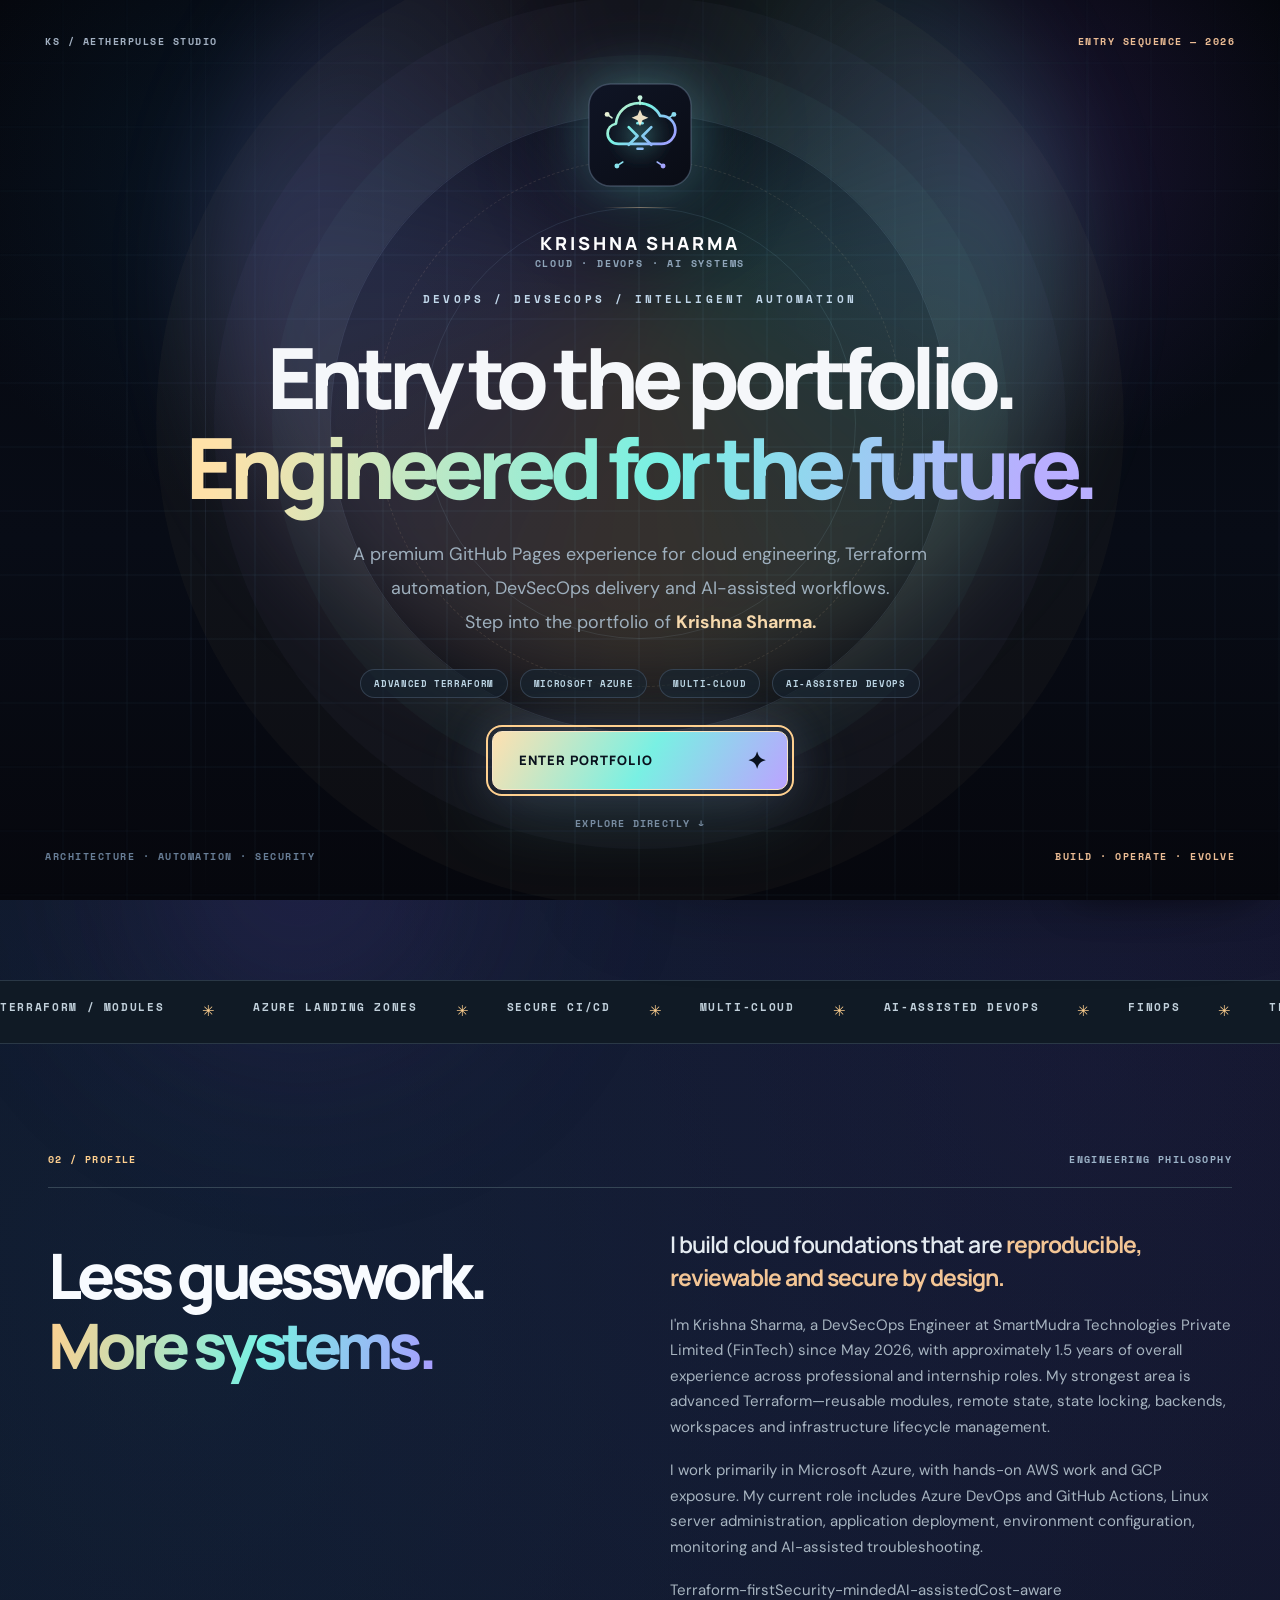
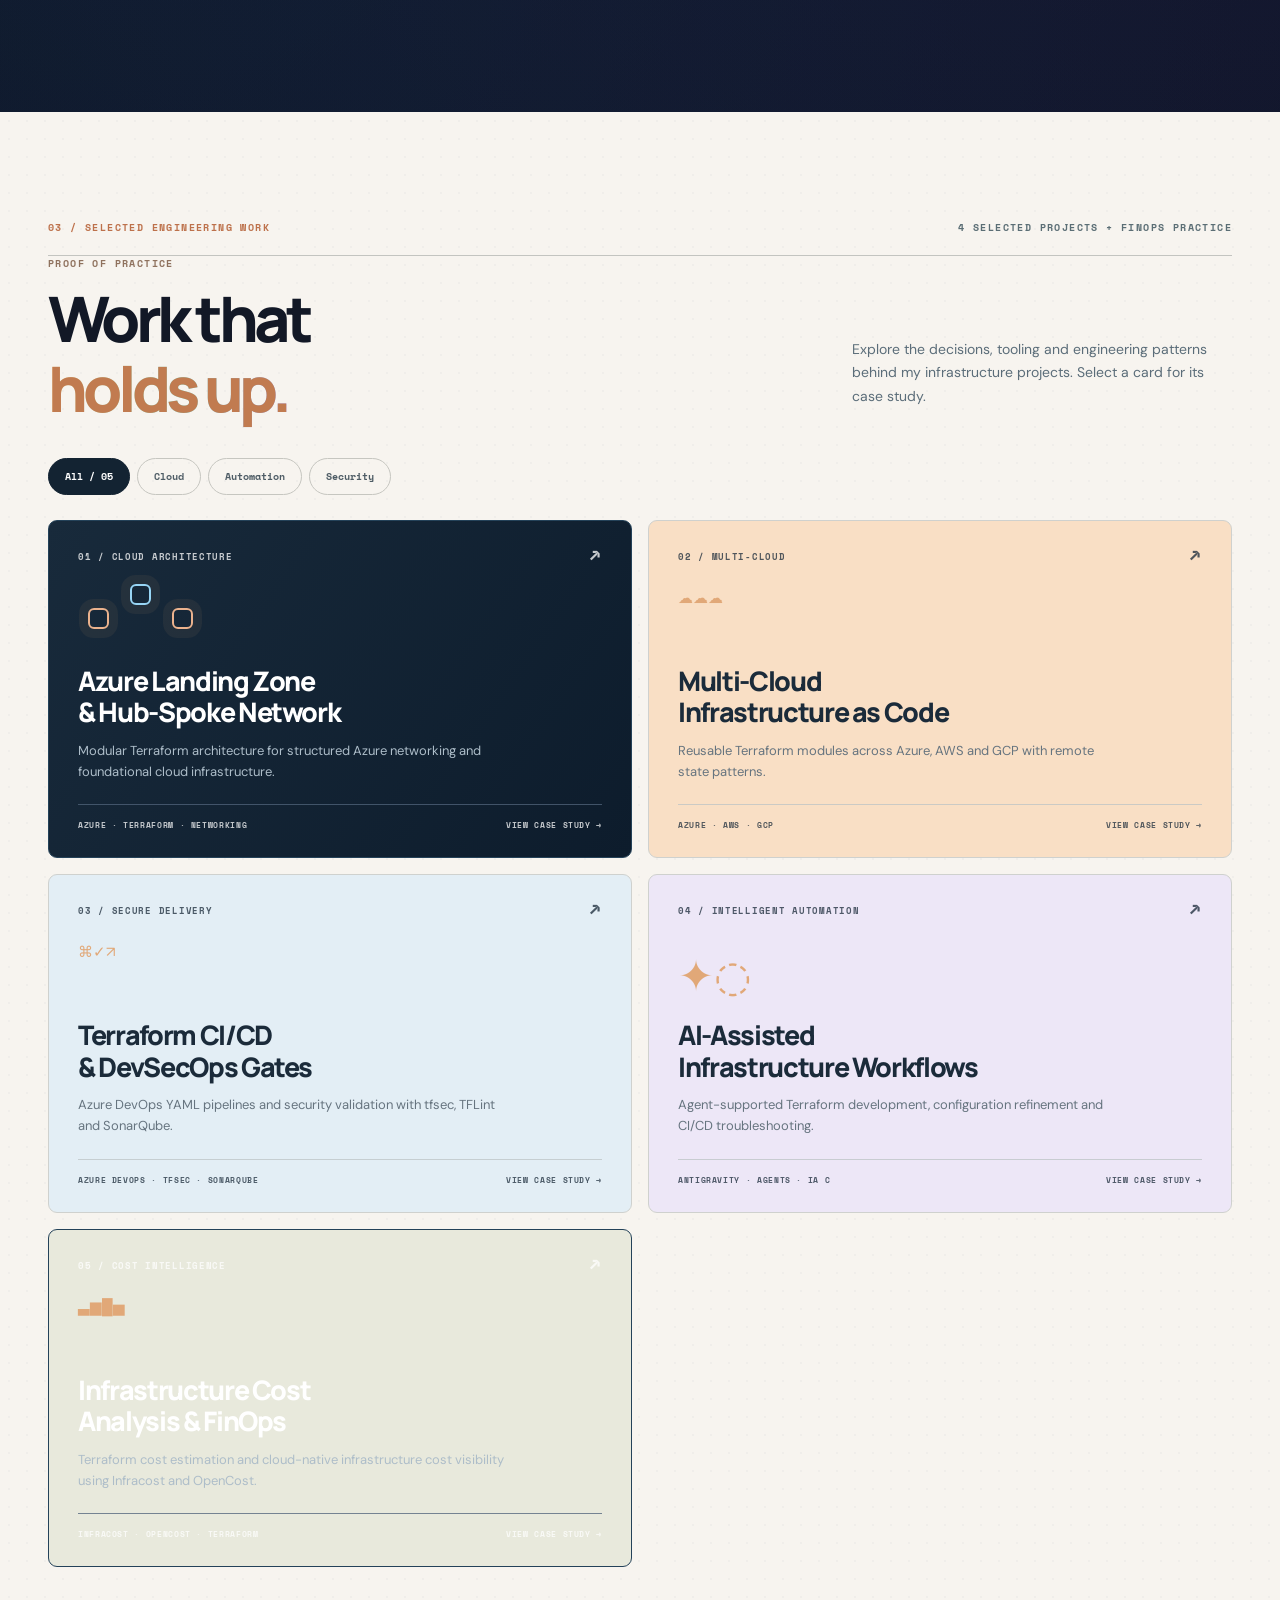
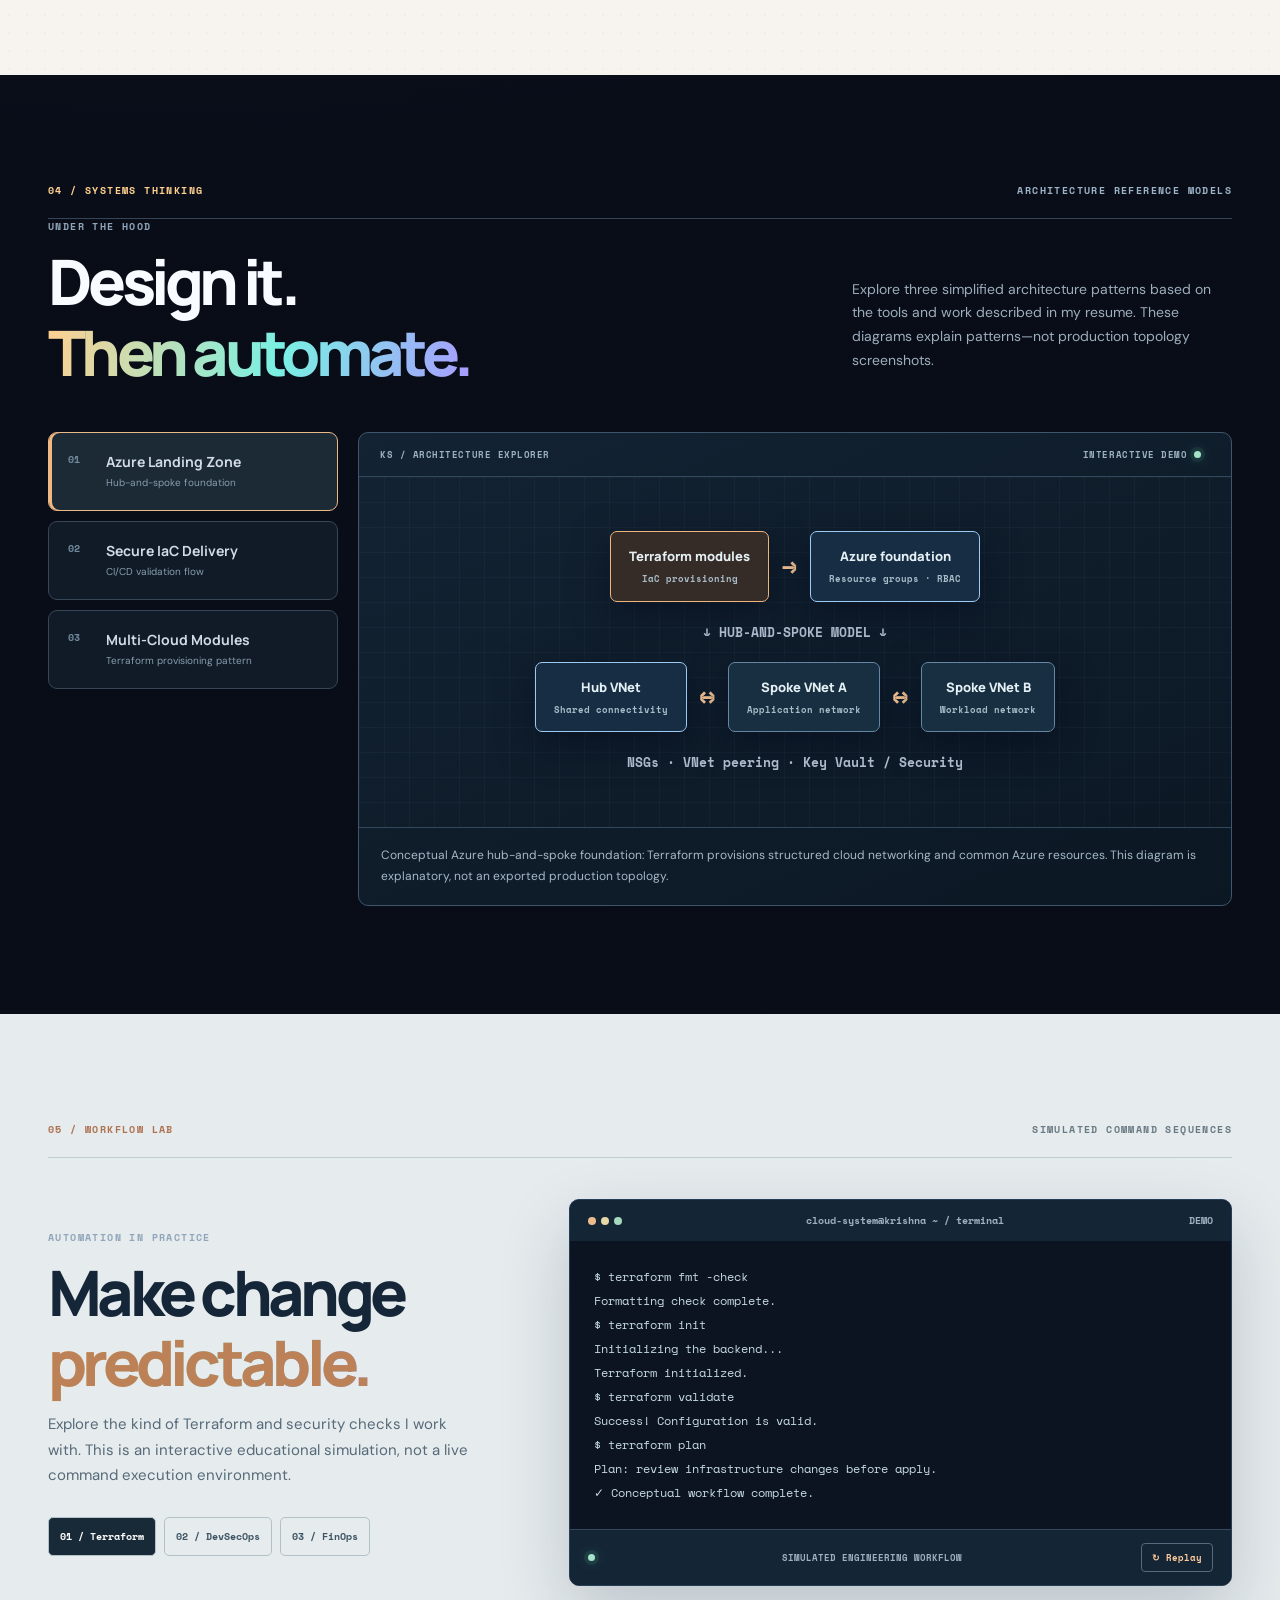
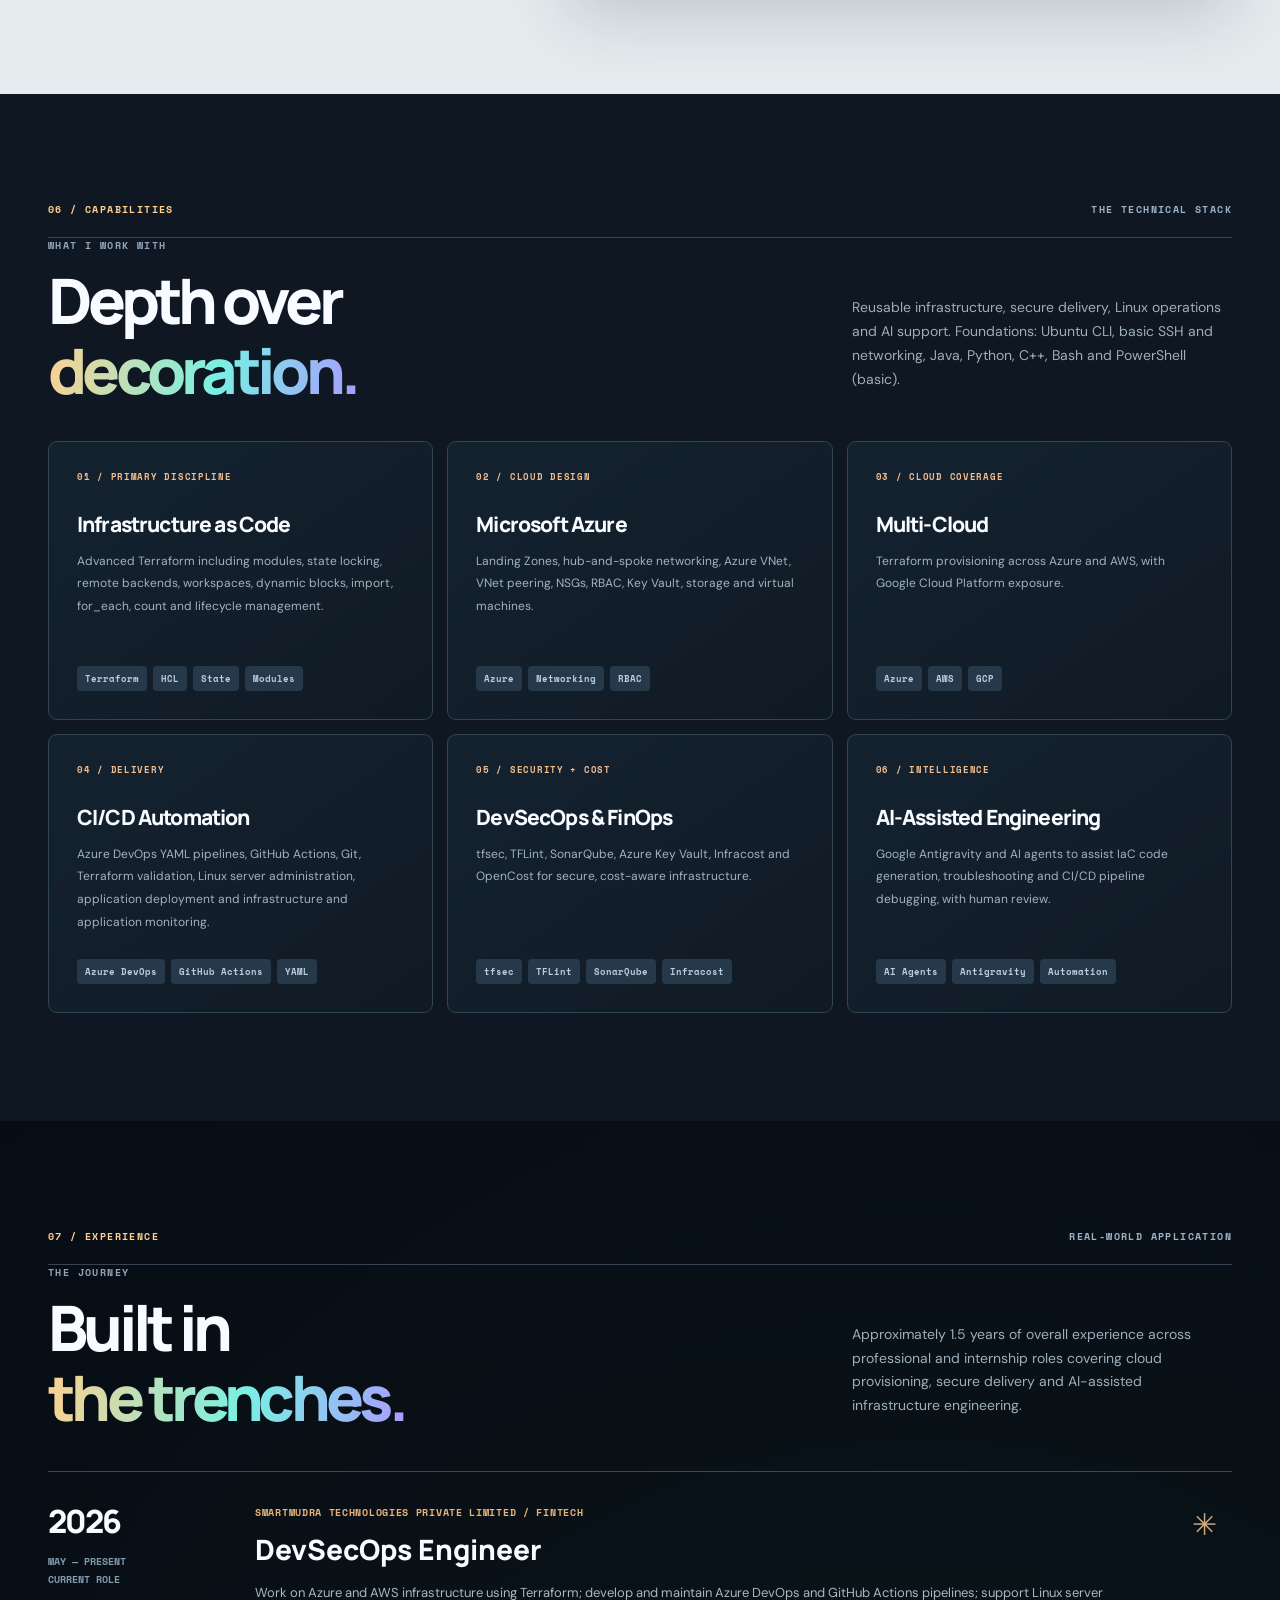
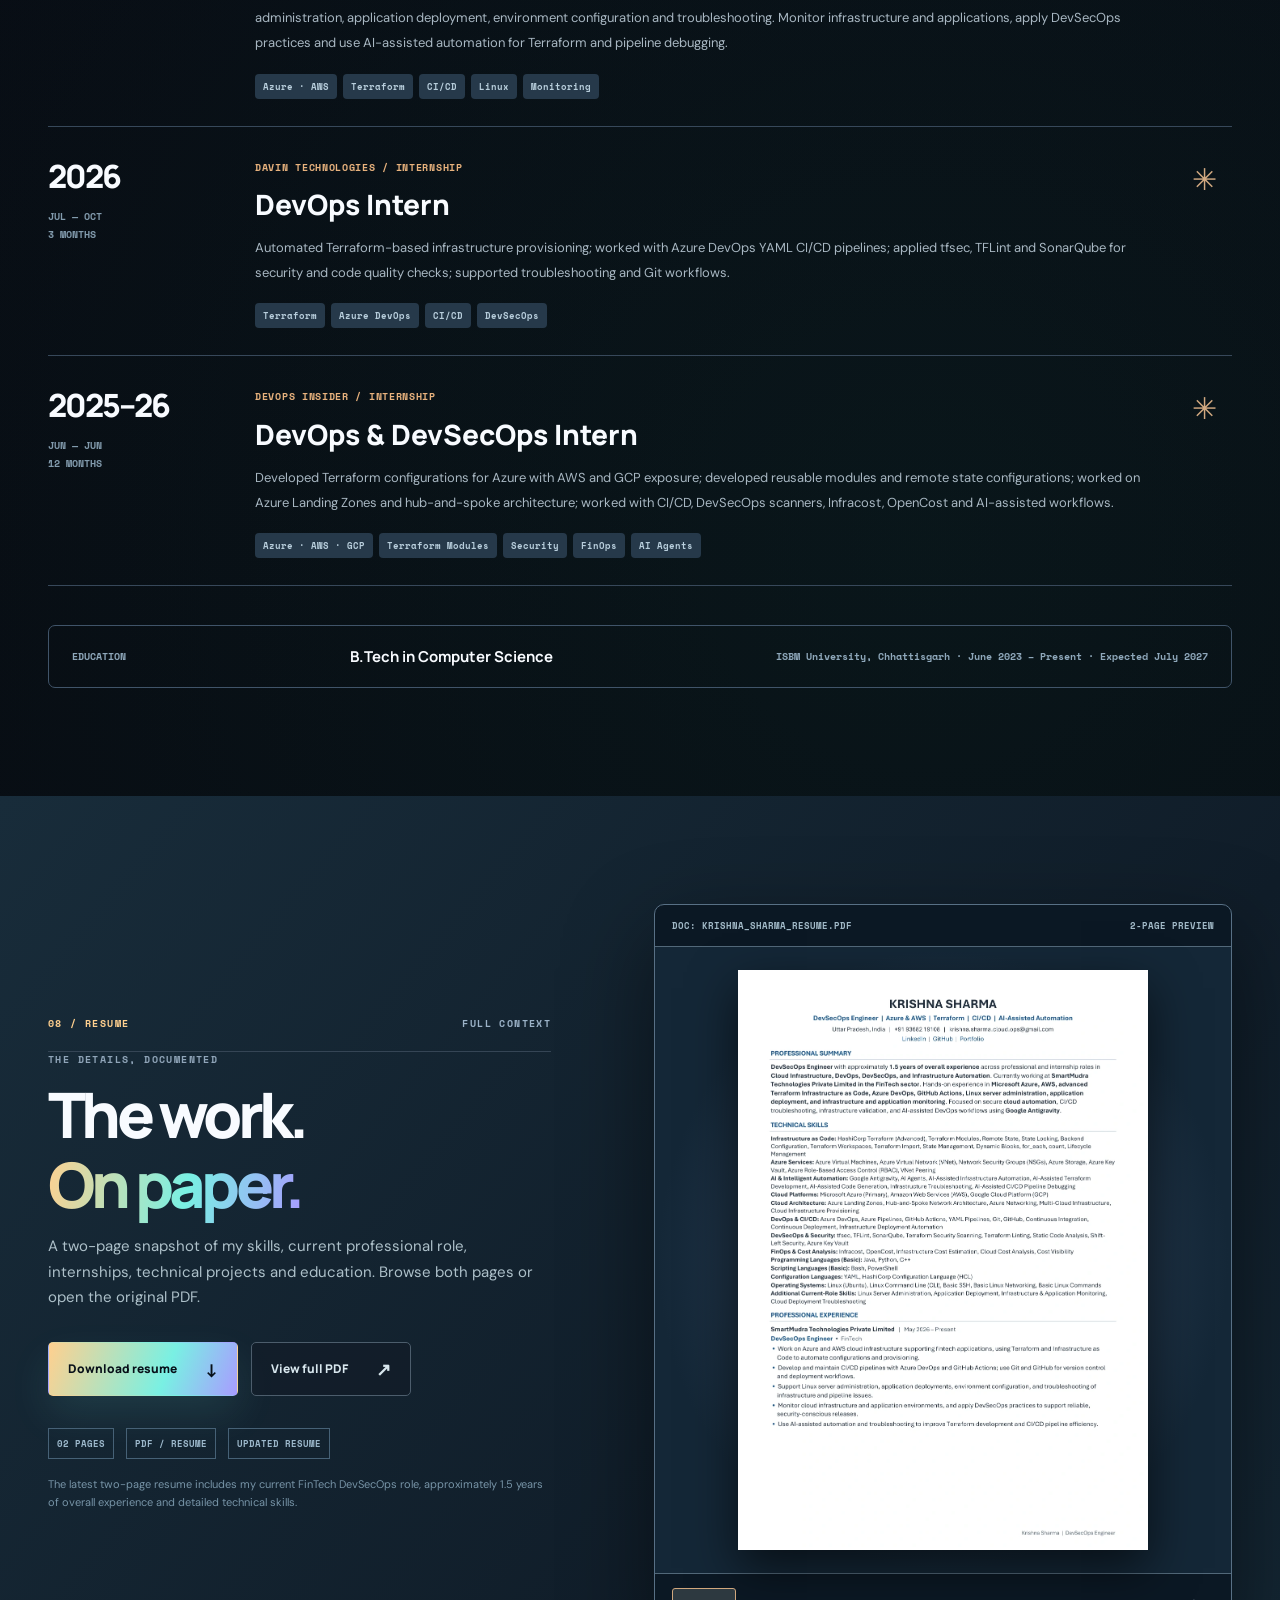
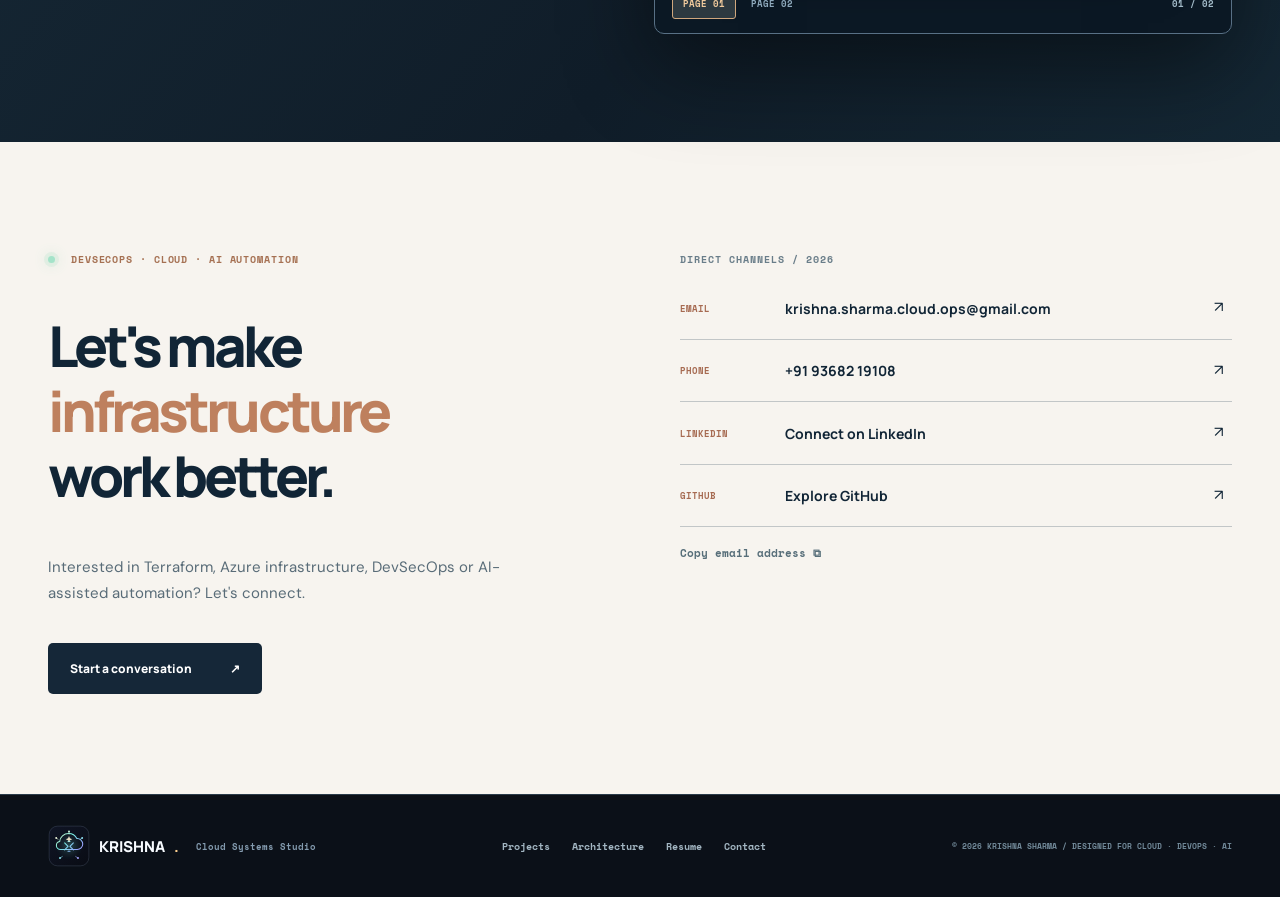
<file: docs/index.html>
<!doctype html>
<html lang="en">
<head>
  <meta charset="utf-8">
  <meta name="viewport" content="width=device-width,initial-scale=1,viewport-fit=cover">
  <meta name="theme-color" content="#0b1018">
  <meta name="color-scheme" content="dark">
  <meta name="description" content="Krishna Sharma — DevSecOps Engineer at SmartMudra Technologies (FinTech), specializing in advanced Terraform, Microsoft Azure, secure CI/CD, multi-cloud architecture and AI-assisted automation. Explore projects, engineering experience and resume.">
  <meta name="author" content="Krishna Sharma">
  <meta property="og:type" content="website">
  <meta property="og:title" content="Krishna Sharma — AetherPulse Cloud & DevSecOps">
  <meta property="og:description" content="The engineering behind reliable infrastructure. Terraform / Azure / DevSecOps / AI-assisted automation.">
  <meta property="og:image" content="https://krishnasharma-cloudops.github.io/krishnasharma-cloudops/assets/social-cover.png">
  <meta property="og:url" content="https://krishnasharma-cloudops.github.io/krishnasharma-cloudops/">
  <link rel="canonical" href="https://krishnasharma-cloudops.github.io/krishnasharma-cloudops/">
  <link rel="icon" type="image/svg+xml" href="assets/mark.svg">
  <link rel="preconnect" href="https://fonts.googleapis.com">
  <link rel="preconnect" href="https://fonts.gstatic.com" crossorigin>
  <link href="https://fonts.googleapis.com/css2?family=DM+Sans:wght@400;500;600;700&family=Manrope:wght@400;500;600;700;800&family=Space+Mono:wght@400;700&display=swap" rel="stylesheet">
  <link rel="stylesheet" href="styles.css">
  <script src="app.js" defer></script>
  <title>Krishna Sharma | AetherPulse Studio · DevSecOps Engineer</title>
</head>
<body>
  <!-- Cinematic welcome screen. GitHub Pages friendly: pure HTML/CSS/JS, no build step required. -->
  <noscript><style>.intro-gate{display:none!important}body{overflow:auto!important}</style></noscript>
  <div class="intro-gate" id="intro-gate" role="dialog" aria-modal="true" aria-labelledby="intro-title">
    <div class="intro-lights" aria-hidden="true"><div class="intro-beam"></div><div class="intro-beam"></div><div class="intro-beam"></div><div class="intro-halo"></div></div>
    <div class="intro-frame"><span>KS / AETHERPULSE STUDIO</span><span>ENTRY SEQUENCE — 2026</span></div>
    <div class="intro-content">
      <img src="assets/mark.svg" alt="Krishna Sharma KS logo" class="intro-mark" width="92" height="92"/>
      <div class="intro-index" aria-hidden="true"></div>
      <div class="intro-signature"><strong>KRISHNA SHARMA</strong><span>CLOUD · DEVOPS · AI SYSTEMS</span></div>
      <p class="intro-overline">DEVOPS / DEVSECOPS / INTELLIGENT AUTOMATION</p>
      <h2 id="intro-title">Entry to the portfolio.<br><em>Engineered for the future.</em></h2>
      <p class="intro-sub">A premium GitHub Pages experience for cloud engineering, Terraform automation, DevSecOps delivery and AI-assisted workflows.<br>Step into the portfolio of <strong style="color:#f6d9ad">Krishna Sharma.</strong></p>
      <div class="intro-chips" aria-label="Portfolio specialties"><span>ADVANCED TERRAFORM</span><span>MICROSOFT AZURE</span><span>MULTI-CLOUD</span><span>AI-ASSISTED DEVOPS</span></div>
      <button class="intro-enter" id="enter-portfolio" type="button">ENTER PORTFOLIO <span aria-hidden="true">✦</span></button>
      <button class="intro-secondary" id="skip-entrance" type="button">EXPLORE DIRECTLY ↓</button>
    </div>
    <div class="intro-frame intro-frame-bottom"><span>ARCHITECTURE · AUTOMATION · SECURITY</span><span>BUILD · OPERATE · EVOLVE</span></div>
  </div>
  <a class="skip-link" href="#main">Skip to content</a>
  <div class="scroll-meter" id="scroll-meter" aria-hidden="true"></div>
  <div class="ambient-orb ambient-one" aria-hidden="true"></div><div class="ambient-orb ambient-two" aria-hidden="true"></div>
  <header class="header" id="top">
    <div class="shell header-inner">
      <a href="#top" class="brand" aria-label="Krishna Sharma home">
        <img src="assets/mark.svg" width="48" height="48" alt="" class="brand-icon">
        <span class="brand-words"><strong>KRISHNA<span class="brand-dot">.</span></strong><small>CLOUD · DEVSECOPS · AI</small></span>
      </a>
      <nav class="main-nav" id="main-nav" aria-label="Site navigation">
        <a href="#about">Profile</a><a href="#projects">Projects</a><a href="#architecture">Architecture</a><a href="#experience">Experience</a><a href="#resume">Resume</a>
      </nav>
      <div class="header-actions"><button class="search-trigger" id="command-open" aria-label="Open quick navigation"><span aria-hidden="true">⌘</span> <span class="search-label">Quick nav</span> <kbd>Ctrl K</kbd></button><a class="top-contact" href="#contact">Let's connect <span aria-hidden="true">↗</span></a></div>
      <button class="mobile-toggle" id="mobile-toggle" aria-controls="main-nav" aria-expanded="false" aria-label="Open navigation"><span></span><span></span></button>
    </div>
  </header>
  <main id="main">
    <!-- HERO: instantly visible, no blocking splash / no artificial loading screen -->
    <section class="hero shell" aria-labelledby="hero-heading">
      <div class="hero-topline" data-reveal><span><i class="status-pulse"></i> CLOUD SYSTEMS / EDITION 2026</span><span class="hero-index">AETHERPULSE / ENGINEERING COLLECTION</span></div>
      <div class="hero-grid">
        <div class="hero-left" data-reveal>
          <div class="overline"><span class="overline-number">01 / </span> DEVOPS · DEVSECOPS · AUTOMATION</div>
          <h1 id="hero-heading"><span>Designing</span><br><span>premium cloud</span><br><em>experiences.</em></h1>
          <p class="hero-lead">Hello, I'm <strong>Krishna Sharma.</strong> DevSecOps Engineer at SmartMudra Technologies (FinTech), working with Azure, AWS, Terraform, secure CI/CD, Linux operations and AI-assisted automation.</p>
          <div class="hero-cta"><a class="btn btn-fill" href="#projects">Explore the build <span>↗</span></a><a class="btn btn-line" href="assets/Krishna_Sharma_Resume.pdf" target="_blank" rel="noopener noreferrer">Open resume <span>↗</span></a></div>
          <div class="hero-proof"><div><strong>~1.5<sup>yrs</sup></strong><span>Overall<br>experience</span></div><div><strong>03</strong><span>Cloud platforms<br>Azure · AWS · GCP</span></div><div><strong>01</strong><span>Current<br>professional role</span></div></div>
        </div>
        <div class="hero-art" data-reveal>
          <div class="art-top"><span><i class="tiny-indicator"></i> INFRASTRUCTURE / CONTROL ROOM</span><span>SYS.01 <i class="circle-dot">●</i></span></div>
          <div class="art-space" aria-label="Animated cloud infrastructure map with Terraform orchestrating Azure, AWS and GCP">
            <div class="signal-rings" aria-hidden="true"><span></span><span></span><span></span></div>
            <div class="signal-beacon" aria-hidden="true"></div>
            <div class="art-watermark" aria-hidden="true">KS / ENGINEERING</div>
            <svg class="orbit-svg" viewBox="0 0 640 540" fill="none" xmlns="http://www.w3.org/2000/svg" role="img" aria-label="Terraform infrastructure orchestration diagram connected to Azure, AWS, GCP, security and CI/CD">
              <defs>
                <linearGradient id="wire" x1="0" y1="0" x2="1" y2="1"><stop stop-color="#f5b879"/><stop offset=".52" stop-color="#8bc9ff"/><stop offset="1" stop-color="#8d9cff"/></linearGradient>
                <radialGradient id="aura"><stop stop-color="#3980c4" stop-opacity=".22"/><stop offset="1" stop-color="#090f19" stop-opacity="0"/></radialGradient>
                <filter id="glow"><feGaussianBlur stdDeviation="4" /></filter>
              </defs>
              <circle cx="318" cy="254" r="222" fill="url(#aura)"/>
              <circle class="orbital-circle orbit-outer" cx="318" cy="254" r="211" stroke="#557a9d" stroke-opacity=".23" stroke-width="1.4" stroke-dasharray="3 11"/>
              <circle class="orbital-circle orbit-inner" cx="318" cy="254" r="146" stroke="#b3d8f7" stroke-opacity=".12" stroke-width="1.4" stroke-dasharray="5 12"/>
              <circle cx="318" cy="254" r="99" stroke="#e3ad84" stroke-opacity=".16" stroke-width="1.2"/>
              <path class="wire-path" d="M318 254L159 135M318 254L485 135M318 254L498 370M318 254L147 375M318 254L318 56" stroke="url(#wire)" stroke-width="1.6" stroke-dasharray="5 8"/>
              <path class="wire-base" d="M318 254L159 135M318 254L485 135M318 254L498 370M318 254L147 375M318 254L318 56" stroke="#8ba1b7" stroke-width=".6" stroke-opacity=".24"/>
              <g class="core-unit"><circle cx="318" cy="254" r="72" fill="#101d2a" stroke="#f2c28e" stroke-opacity=".65" stroke-width="1.5"/><circle cx="318" cy="254" r="60" stroke="#82c7e9" stroke-opacity=".3" stroke-dasharray="3 6"/><path d="M288 221v36l19 11v-36zm24-12v34l19 11v-34zm0 41v35l19 11v-35z" fill="#e6b47e"/><text x="318" y="310" text-anchor="middle" class="svg-label core-label">TERRAFORM</text></g>
              <g class="cloud-node" transform="translate(159 135)"><rect x="-60" y="-28" width="120" height="56" rx="9"/><text x="-42" y="-4" class="node-upper">AZURE</text><text x="-42" y="13" class="node-small">PRIMARY CLOUD</text><path d="M33-13l-7 16h7l8-16zm1 23h15L42-2z" fill="#79caff"/></g>
              <g class="cloud-node" transform="translate(485 135)"><rect x="-57" y="-28" width="114" height="56" rx="9"/><text x="-39" y="-4" class="node-upper">AWS</text><text x="-39" y="13" class="node-small">CLOUD PLATFORM</text><path d="M18 7q11 7 25-2" stroke="#ffbe78" stroke-width="2.5" stroke-linecap="round"/></g>
              <g class="cloud-node" transform="translate(498 370)"><rect x="-57" y="-28" width="114" height="56" rx="9"/><text x="-39" y="-4" class="node-upper">GCP</text><text x="-39" y="13" class="node-small">CLOUD PLATFORM</text><circle cx="33" cy="-3" r="10" stroke="#9dbeff" stroke-width="3"/></g>
              <g class="cloud-node" transform="translate(147 375)"><rect x="-62" y="-28" width="124" height="56" rx="9"/><text x="-44" y="-4" class="node-upper">SECURITY</text><text x="-44" y="13" class="node-small">SHIFT LEFT</text><path d="M36-12l10 5v9c0 8-5 14-10 16-6-2-10-8-10-16v-9z" stroke="#f2b982" stroke-width="2"/></g>
              <g class="cloud-node" transform="translate(318 56)"><rect x="-65" y="-28" width="130" height="56" rx="9"/><text x="-46" y="-4" class="node-upper">CI / CD</text><text x="-46" y="13" class="node-small">PIPELINE GATES</text><circle cx="43" cy="-3" r="7" fill="#82c7e9"/></g>
              <circle class="signal" r="4.5" fill="#ffd0a3"><animateMotion dur="4s" repeatCount="indefinite" path="M318 254L159 135"/></circle>
              <circle class="signal" r="4" fill="#8cd6ff"><animateMotion dur="4.5s" begin="-2s" repeatCount="indefinite" path="M318 254L485 135"/></circle>
              <circle class="signal" r="4" fill="#a9a9ff"><animateMotion dur="5s" begin="-1.5s" repeatCount="indefinite" path="M318 254L498 370"/></circle>
            </svg>
            <div class="art-floating art-left">MODULES <b>READY</b></div><div class="art-floating art-right">STATE <b>LOCKED</b></div>
          </div>
          <div class="art-footer"><span><span class="online-pip"></span> LIVE VISUALIZATION / CONCEPTUAL</span><span>IaC → VALIDATE → REVIEW → DEPLOY</span></div>
        </div>
      </div>
      <div class="scroll-hint"><span>SCROLL TO EXPLORE</span><div></div><span>↓</span></div>
    </section>
    <section class="ticker" aria-label="Engineering specialties"><div class="ticker-track" aria-hidden="true"><span>TERRAFORM / MODULES</span><i>✳</i><span>AZURE LANDING ZONES</span><i>✳</i><span>SECURE CI/CD</span><i>✳</i><span>MULTI-CLOUD</span><i>✳</i><span>AI-ASSISTED DEVOPS</span><i>✳</i><span>FINOPS</span><i>✳</i><span>TERRAFORM / MODULES</span><i>✳</i><span>AZURE LANDING ZONES</span><i>✳</i><span>SECURE CI/CD</span><i>✳</i><span>MULTI-CLOUD</span><i>✳</i><span>AI-ASSISTED DEVOPS</span><i>✳</i><span>FINOPS</span><i>✳</i></div></section>

    <section id="about" class="section about-section shell"><div class="section-kicker" data-reveal><span>02 / PROFILE</span><span>ENGINEERING PHILOSOPHY</span></div><div class="about-grid"><div data-reveal><h2 class="section-display">Less guesswork.<br><em>More systems.</em></h2></div><div class="about-copy" data-reveal><p class="large-copy">I build cloud foundations that are <strong>reproducible, reviewable and secure by design.</strong></p><p>I'm Krishna Sharma, a DevSecOps Engineer at SmartMudra Technologies Private Limited (FinTech) since May 2026, with approximately 1.5 years of overall experience across professional and internship roles. My strongest area is advanced Terraform—reusable modules, remote state, state locking, backends, workspaces and infrastructure lifecycle management.</p><p>I work primarily in Microsoft Azure, with hands-on AWS work and GCP exposure. My current role includes Azure DevOps and GitHub Actions, Linux server administration, application deployment, environment configuration, monitoring and AI-assisted troubleshooting.</p><div class="pill-row"><span>Terraform-first</span><span>Security-minded</span><span>AI-assisted</span><span>Cost-aware</span></div></div></div></section>

    <section id="projects" class="section projects-section"><div class="shell"><div class="section-kicker dark-kicker" data-reveal><span>03 / SELECTED ENGINEERING WORK</span><span>4 SELECTED PROJECTS + FINOPS PRACTICE</span></div><div class="section-head section-head-invert" data-reveal><div><p class="section-mini">PROOF OF PRACTICE</p><h2 class="section-display">Work that<br><em>holds up.</em></h2></div><p>Explore the decisions, tooling and engineering patterns behind my infrastructure projects. Select a card for its case study.</p></div>
    <div class="project-filter" role="group" aria-label="Filter projects"><button class="filter-chip active" data-filter="all" aria-pressed="true">All / 05</button><button class="filter-chip" data-filter="cloud" aria-pressed="false">Cloud</button><button class="filter-chip" data-filter="automation" aria-pressed="false">Automation</button><button class="filter-chip" data-filter="security" aria-pressed="false">Security</button></div>
    <div class="project-grid" id="project-grid">
      <button class="project-card project-feature" data-project="landing" data-category="cloud" aria-haspopup="dialog"><span class="project-top"><span>01 / CLOUD ARCHITECTURE</span><span class="project-arrow">↗</span></span><span class="project-icon icon-network" aria-hidden="true"><span></span><span></span><span></span></span><strong>Azure Landing Zone<br>& Hub-Spoke Network</strong><span class="project-desc">Modular Terraform architecture for structured Azure networking and foundational cloud infrastructure.</span><span class="project-foot"><span>AZURE · TERRAFORM · NETWORKING</span><span>VIEW CASE STUDY →</span></span></button>
      <button class="project-card project-light" data-project="multi" data-category="cloud" aria-haspopup="dialog"><span class="project-top"><span>02 / MULTI-CLOUD</span><span class="project-arrow">↗</span></span><span class="project-icon icon-clouds" aria-hidden="true"><span>☁</span><span>☁</span><span>☁</span></span><strong>Multi-Cloud<br>Infrastructure as Code</strong><span class="project-desc">Reusable Terraform modules across Azure, AWS and GCP with remote state patterns.</span><span class="project-foot"><span>AZURE · AWS · GCP</span><span>VIEW CASE STUDY →</span></span></button>
      <button class="project-card project-light" data-project="pipeline" data-category="security automation" aria-haspopup="dialog"><span class="project-top"><span>03 / SECURE DELIVERY</span><span class="project-arrow">↗</span></span><span class="project-icon icon-pipeline" aria-hidden="true"><span>⌘</span><i></i><span>✓</span><i></i><span>↗</span></span><strong>Terraform CI/CD<br>& DevSecOps Gates</strong><span class="project-desc">Azure DevOps YAML pipelines and security validation with tfsec, TFLint and SonarQube.</span><span class="project-foot"><span>AZURE DEVOPS · TFSEC · SONARQUBE</span><span>VIEW CASE STUDY →</span></span></button>
      <button class="project-card project-light" data-project="ai" data-category="automation" aria-haspopup="dialog"><span class="project-top"><span>04 / INTELLIGENT AUTOMATION</span><span class="project-arrow">↗</span></span><span class="project-icon icon-ai" aria-hidden="true"><span>✦</span><span>◌</span></span><strong>AI-Assisted<br>Infrastructure Workflows</strong><span class="project-desc">Agent-supported Terraform development, configuration refinement and CI/CD troubleshooting.</span><span class="project-foot"><span>ANTIGRAVITY · AGENTS · IA C</span><span>VIEW CASE STUDY →</span></span></button>
      <button class="project-card project-feature project-cost" data-project="finops" data-category="automation" aria-haspopup="dialog"><span class="project-top"><span>05 / COST INTELLIGENCE</span><span class="project-arrow">↗</span></span><span class="project-icon icon-cost" aria-hidden="true"><span>▃</span><span>▆</span><span>█</span><span>▅</span></span><strong>Infrastructure Cost<br>Analysis & FinOps</strong><span class="project-desc">Terraform cost estimation and cloud-native infrastructure cost visibility using Infracost and OpenCost.</span><span class="project-foot"><span>INFRACOST · OPENCOST · TERRAFORM</span><span>VIEW CASE STUDY →</span></span></button>
    </div></div></section>

    <section id="architecture" class="section architecture-section shell"><div class="section-kicker" data-reveal><span>04 / SYSTEMS THINKING</span><span>ARCHITECTURE REFERENCE MODELS</span></div><div class="section-head" data-reveal><div><p class="section-mini">UNDER THE HOOD</p><h2 class="section-display">Design it.<br><em>Then automate.</em></h2></div><p>Explore three simplified architecture patterns based on the tools and work described in my resume. These diagrams explain patterns—not production topology screenshots.</p></div><div class="architecture-layout" data-reveal><div class="arch-menu" role="tablist" aria-label="Architecture diagrams"><button class="arch-tab active" role="tab" id="tab-azure" data-arch="azure" aria-controls="arch-panel" aria-selected="true"><span>01</span><strong>Azure Landing Zone</strong><small>Hub-and-spoke foundation</small></button><button class="arch-tab" role="tab" id="tab-pipeline" data-arch="pipeline" aria-controls="arch-panel" aria-selected="false"><span>02</span><strong>Secure IaC Delivery</strong><small>CI/CD validation flow</small></button><button class="arch-tab" role="tab" id="tab-clouds" data-arch="clouds" aria-controls="arch-panel" aria-selected="false"><span>03</span><strong>Multi-Cloud Modules</strong><small>Terraform provisioning pattern</small></button></div><div class="arch-stage" id="arch-panel" role="tabpanel" aria-labelledby="tab-azure"><div class="arch-bar"><span>KS / ARCHITECTURE EXPLORER</span><span>INTERACTIVE DEMO <i class="online-pip"></i></span></div><div class="arch-display" id="arch-display"></div><div class="arch-description" id="arch-description"></div></div></div></section>

    <section class="section lab-section" id="lab"><div class="shell"><div class="section-kicker" data-reveal><span>05 / WORKFLOW LAB</span><span>SIMULATED COMMAND SEQUENCES</span></div><div class="lab-layout"><div class="lab-copy" data-reveal><p class="section-mini">AUTOMATION IN PRACTICE</p><h2 class="section-display">Make change<br><em>predictable.</em></h2><p>Explore the kind of Terraform and security checks I work with. This is an interactive educational simulation, not a live command execution environment.</p><div class="lab-buttons" role="group" aria-label="Choose demo"><button class="lab-btn active" data-demo="terraform" aria-pressed="true">01 / Terraform</button><button class="lab-btn" data-demo="security" aria-pressed="false">02 / DevSecOps</button><button class="lab-btn" data-demo="finops" aria-pressed="false">03 / FinOps</button></div></div><div class="terminal" data-reveal><div class="term-header"><div class="term-dots"><i></i><i></i><i></i></div><span>cloud-system@krishna ~ / terminal</span><span>DEMO</span></div><pre id="terminal-output" aria-live="polite"></pre><div class="term-status"><i class="online-pip"></i><span>SIMULATED ENGINEERING WORKFLOW</span><button id="replay-demo" type="button">↻ Replay</button></div></div></div></div></section>

    <section class="section expertise-section" id="expertise"><div class="shell"><div class="section-kicker" data-reveal><span>06 / CAPABILITIES</span><span>THE TECHNICAL STACK</span></div><div class="section-head" data-reveal><div><p class="section-mini">WHAT I WORK WITH</p><h2 class="section-display">Depth over<br><em>decoration.</em></h2></div><p>Reusable infrastructure, secure delivery, Linux operations and AI support. Foundations: Ubuntu CLI, basic SSH and networking, Java, Python, C++, Bash and PowerShell (basic).</p></div><div class="skills-grid">
      <article class="skill-block" data-reveal><div class="skill-num">01 / PRIMARY DISCIPLINE</div><h3>Infrastructure as Code</h3><p>Advanced Terraform including modules, state locking, remote backends, workspaces, dynamic blocks, import, for_each, count and lifecycle management.</p><div class="skill-tags"><span>Terraform</span><span>HCL</span><span>State</span><span>Modules</span></div></article>
      <article class="skill-block" data-reveal><div class="skill-num">02 / CLOUD DESIGN</div><h3>Microsoft Azure</h3><p>Landing Zones, hub-and-spoke networking, Azure VNet, VNet peering, NSGs, RBAC, Key Vault, storage and virtual machines.</p><div class="skill-tags"><span>Azure</span><span>Networking</span><span>RBAC</span></div></article>
      <article class="skill-block" data-reveal><div class="skill-num">03 / CLOUD COVERAGE</div><h3>Multi-Cloud</h3><p>Terraform provisioning across Azure and AWS, with Google Cloud Platform exposure.</p><div class="skill-tags"><span>Azure</span><span>AWS</span><span>GCP</span></div></article>
      <article class="skill-block" data-reveal><div class="skill-num">04 / DELIVERY</div><h3>CI/CD Automation</h3><p>Azure DevOps YAML pipelines, GitHub Actions, Git, Terraform validation, Linux server administration, application deployment and infrastructure and application monitoring.</p><div class="skill-tags"><span>Azure DevOps</span><span>GitHub Actions</span><span>YAML</span></div></article>
      <article class="skill-block" data-reveal><div class="skill-num">05 / SECURITY + COST</div><h3>DevSecOps & FinOps</h3><p>tfsec, TFLint, SonarQube, Azure Key Vault, Infracost and OpenCost for secure, cost-aware infrastructure.</p><div class="skill-tags"><span>tfsec</span><span>TFLint</span><span>SonarQube</span><span>Infracost</span></div></article>
      <article class="skill-block" data-reveal><div class="skill-num">06 / INTELLIGENCE</div><h3>AI-Assisted Engineering</h3><p>Google Antigravity and AI agents to assist IaC code generation, troubleshooting and CI/CD pipeline debugging, with human review.</p><div class="skill-tags"><span>AI Agents</span><span>Antigravity</span><span>Automation</span></div></article>
    </div></div></section>

    <section class="section experience-section shell" id="experience"><div class="section-kicker" data-reveal><span>07 / EXPERIENCE</span><span>REAL-WORLD APPLICATION</span></div><div class="section-head" data-reveal><div><p class="section-mini">THE JOURNEY</p><h2 class="section-display">Built in<br><em>the trenches.</em></h2></div><p>Approximately 1.5 years of overall experience across professional and internship roles covering cloud provisioning, secure delivery and AI-assisted infrastructure engineering.</p></div><div class="experience-rows"><article class="experience-row" data-reveal><div class="xp-period"><span>2026</span><small>MAY — PRESENT<br>CURRENT ROLE</small></div><div class="xp-body"><span class="xp-label">SMARTMUDRA TECHNOLOGIES PRIVATE LIMITED / FINTECH</span><h3>DevSecOps Engineer</h3><p>Work on Azure and AWS infrastructure using Terraform; develop and maintain Azure DevOps and GitHub Actions pipelines; support Linux server administration, application deployment, environment configuration and troubleshooting. Monitor infrastructure and applications, apply DevSecOps practices and use AI-assisted automation for Terraform and pipeline debugging.</p><div class="mini-tags"><span>Azure · AWS</span><span>Terraform</span><span>CI/CD</span><span>Linux</span><span>Monitoring</span></div></div><span class="xp-asterisk">✳</span></article><article class="experience-row" data-reveal><div class="xp-period"><span>2026</span><small>JUL — OCT<br>3 MONTHS</small></div><div class="xp-body"><span class="xp-label">DAVIN TECHNOLOGIES / INTERNSHIP</span><h3>DevOps Intern</h3><p>Automated Terraform-based infrastructure provisioning; worked with Azure DevOps YAML CI/CD pipelines; applied tfsec, TFLint and SonarQube for security and code quality checks; supported troubleshooting and Git workflows.</p><div class="mini-tags"><span>Terraform</span><span>Azure DevOps</span><span>CI/CD</span><span>DevSecOps</span></div></div><span class="xp-asterisk">✳</span></article><article class="experience-row" data-reveal><div class="xp-period"><span>2025–26</span><small>JUN — JUN<br>12 MONTHS</small></div><div class="xp-body"><span class="xp-label">DEVOPS INSIDER / INTERNSHIP</span><h3>DevOps & DevSecOps Intern</h3><p>Developed Terraform configurations for Azure with AWS and GCP exposure; developed reusable modules and remote state configurations; worked on Azure Landing Zones and hub-and-spoke architecture; worked with CI/CD, DevSecOps scanners, Infracost, OpenCost and AI-assisted workflows.</p><div class="mini-tags"><span>Azure · AWS · GCP</span><span>Terraform Modules</span><span>Security</span><span>FinOps</span><span>AI Agents</span></div></div><span class="xp-asterisk">✳</span></article></div><div class="education-row" data-reveal><span>EDUCATION</span><strong>B.Tech in Computer Science</strong><span>ISBM University, Chhattisgarh · June 2023 – Present · Expected July 2027</span></div></section>

    <section class="section resume-section" id="resume"><div class="shell resume-layout"><div data-reveal><div class="section-kicker"><span>08 / RESUME</span><span>FULL CONTEXT</span></div><p class="section-mini">THE DETAILS, DOCUMENTED</p><h2 class="section-display">The work.<br><em>On paper.</em></h2><p class="resume-lead">A two-page snapshot of my skills, current professional role, internships, technical projects and education. Browse both pages or open the original PDF.</p><div class="resume-actions"><a class="btn btn-fill" href="assets/Krishna_Sharma_Resume.pdf" download="Krishna_Sharma_Resume.pdf">Download resume <span>↓</span></a><a class="btn btn-line" href="assets/Krishna_Sharma_Resume.pdf" target="_blank" rel="noopener noreferrer">View full PDF <span>↗</span></a></div><div class="resume-info"><span>02 PAGES</span><span>PDF / RESUME</span><span>UPDATED RESUME</span></div><p class="small-muted">The latest two-page resume includes my current FinTech DevSecOps role, approximately 1.5 years of overall experience and detailed technical skills.</p></div><div class="resume-frame" data-reveal><div class="resume-frame-top"><span>DOC: KRISHNA_SHARMA_RESUME.PDF</span><span>2-PAGE PREVIEW</span></div><div class="resume-sheet"><img id="resume-image" src="assets/resume-1.webp" width="1012" height="1432" loading="lazy" alt="Page 1 of Krishna Sharma's resume"></div><div class="resume-frame-bottom"><div class="resume-tabs"><button type="button" data-resume-page="1" class="active" aria-pressed="true">PAGE 01</button><button type="button" data-resume-page="2" aria-pressed="false">PAGE 02</button></div><span id="page-count">01 / 02</span></div></div></div></section>

    <section class="contact-section" id="contact"><div class="shell contact-inner" data-reveal><div class="contact-left"><p class="contact-kicker"><i class="status-pulse"></i> DEVSECOPS · CLOUD · AI AUTOMATION</p><h2>Let's make<br><em>infrastructure</em><br>work better.</h2><p>Interested in Terraform, Azure infrastructure, DevSecOps or AI-assisted automation? Let's connect.</p><a class="contact-cta" href="mailto:krishna.sharma.cloud.ops@gmail.com?subject=DevOps%20%2F%20Cloud%20Engineering%20Opportunity">Start a conversation <span>↗</span></a></div><div class="contact-right"><p>DIRECT CHANNELS / 2026</p><a href="mailto:krishna.sharma.cloud.ops@gmail.com"><small>EMAIL</small><strong>krishna.sharma.cloud.ops@gmail.com</strong><span>↗</span></a><a href="tel:+919368219108"><small>PHONE</small><strong>+91 93682 19108</strong><span>↗</span></a><a href="https://www.linkedin.com/in/krishna-sharma-42110229a/" target="_blank" rel="noopener noreferrer"><small>LINKEDIN</small><strong>Connect on LinkedIn</strong><span>↗</span></a><a href="https://github.com/krishnasharma-cloudops" target="_blank" rel="noopener noreferrer"><small>GITHUB</small><strong>Explore GitHub</strong><span>↗</span></a><button id="copy-email" class="contact-copy" type="button">Copy email address <span>⧉</span></button></div></div></section>
  </main>
  <footer class="footer"><div class="shell footer-inner"><a class="footer-brand" href="#top"><img src="assets/mark.svg" alt="" width="42" height="42"> KRISHNA<span>.</span> <small>Cloud Systems Studio</small></a><div class="footer-nav"><a href="#projects">Projects</a><a href="#architecture">Architecture</a><a href="#resume">Resume</a><a href="#contact">Contact</a></div><p>© <span id="year">2026</span> KRISHNA SHARMA / DESIGNED FOR CLOUD · DEVOPS · AI</p></div></footer>
  <!-- Project details dialog; the cards open content from data in app.js. -->
  <dialog id="project-modal" class="project-modal"><div class="modal-head"><span>SELECTED WORK / CASE STUDY</span><button id="modal-close" aria-label="Close project case study" type="button">✕</button></div><div id="modal-content"></div></dialog>
  <!-- Accessible command palette -->
  <dialog id="command-modal" class="command-modal"><div class="command-header"><label for="command-search">QUICK NAVIGATION / CTRL + K</label><button id="command-close" aria-label="Close navigation" type="button">ESC ✕</button></div><input type="search" id="command-search" placeholder="Search projects, resume, contact..." autocomplete="off"><div class="command-results" id="command-results"></div></dialog>
  <!-- Browser-only resume knowledge guide: not marketed as a generative AI service. -->
  <button class="assistant-launcher" id="assistant-launcher" type="button" aria-label="Open portfolio assistant" aria-expanded="false" aria-controls="assistant-panel"><span class="assistant-star">✳</span><span><strong>ASK KRISHNA</strong><small>Portfolio guide</small></span><span>↗</span></button>
  <section class="assistant-panel" id="assistant-panel" aria-hidden="true" role="dialog" aria-modal="false" aria-labelledby="assistant-title"><div class="assistant-head"><div class="assistant-badge">✳</div><div><p>INTERACTIVE / RESUME KNOWLEDGE</p><h2 id="assistant-title">Ask Krishna <span>↗</span></h2></div><button type="button" id="assistant-close" aria-label="Close assistant">✕</button></div><div class="assistant-feed" id="assistant-feed" role="log" aria-live="polite"><div class="chat-bubble bot">Welcome! I can help you explore Krishna's Terraform expertise, Azure projects, CI/CD security, experience or contact details. What would you like to know?</div></div><div class="assistant-quick"><button data-question="What is Krishna's Terraform experience?">Terraform</button><button data-question="Tell me about Azure architecture">Azure architecture</button><button data-question="What are his projects?">Projects</button><button data-question="How do I contact him?">Contact</button></div><form class="assistant-form" id="assistant-form"><label class="sr-only" for="assistant-input">Ask about Krishna's portfolio</label><input id="assistant-input" maxlength="300" autocomplete="off" required placeholder="Ask about skills, projects, experience..."><button type="submit" aria-label="Send question">↗</button></form><p class="assistant-note">Resume-grounded guide · No API key · Not live generative AI</p></section>
</body>
</html>
</file>
<file: docs/styles.css>
:root{--bg:#05070d;--bg2:#0c1120;--paper:#f7f4ef;--text:#f8fbff;--ink:#121826;--muted:#9aabc0;--line:#293548;--warm:#ffd08f;--blue:#79f0e3;--violet:#a89cff;--lime:#d7ff72;--glass:#12192aaf;--display:'Manrope','Segoe UI',sans-serif;--body:'DM Sans','Segoe UI',sans-serif;--mono:'Space Mono',Consolas,monospace}
*,*::before,*::after{box-sizing:border-box}html{scroll-behavior:smooth;scroll-padding-top:96px}body{margin:0;background:radial-gradient(circle at 15% 15%,#14395466 0,transparent 28%),radial-gradient(circle at 85% 12%,#4a2a7f40 0,transparent 26%),radial-gradient(circle at 72% 78%,#12473d35 0,transparent 22%),linear-gradient(180deg,#06070d,#090d18 42%,#06070d);color:var(--text);font:400 15px/1.7 var(--body);-webkit-font-smoothing:antialiased}body.modal-open,body.intro-active,body.mobile-open{overflow:hidden}button,input{font:inherit}button{cursor:pointer}a{color:inherit;text-decoration:none}img,svg{max-width:100%}::selection{background:var(--blue);color:#041016}.shell{width:min(1280px,calc(100% - 96px));margin:0 auto}.sr-only{position:absolute;width:1px;height:1px;overflow:hidden;clip:rect(0,0,0,0);white-space:nowrap}.skip-link{position:absolute;top:-200px;left:15px;padding:12px 18px;background:white;color:black;z-index:900}.skip-link:focus{top:15px}button:focus-visible,a:focus-visible,input:focus-visible{outline:2px solid var(--warm);outline-offset:4px}.scroll-meter{position:fixed;left:0;top:0;width:0;height:3px;background:linear-gradient(90deg,var(--blue),var(--warm),var(--violet));z-index:800;pointer-events:none;box-shadow:0 0 16px #79f0e388}.ambient-orb{pointer-events:none;position:absolute;border-radius:50%;filter:blur(80px);z-index:-1}.ambient-one{width:560px;height:480px;top:80px;right:-40px;background:radial-gradient(circle,#53dbd333 0,#2d467522 38%,transparent 72%)}.ambient-two{width:600px;height:500px;top:620px;left:-120px;background:radial-gradient(circle,#8d5cff2a 0,#55358818 38%,transparent 72%)}body{overflow-x:clip}
/* ---- CINEMATIC FRONT GATE ---- */
.intro-gate{position:fixed;inset:0;z-index:1000;overflow:hidden;display:grid;place-items:center;isolation:isolate;background:radial-gradient(circle at 20% 20%,#0c294366 0,transparent 26%),radial-gradient(circle at 80% 18%,#472f7b52 0,transparent 24%),linear-gradient(180deg,#05070d,#080c16 60%,#06070d);opacity:1;visibility:visible;transition:opacity .8s ease,transform .85s cubic-bezier(.23,.83,.22,1),visibility .8s}.intro-gate.exit{opacity:0;transform:scale(1.055);visibility:hidden;pointer-events:none}.intro-gate::before{content:'';position:absolute;inset:0;background:linear-gradient(transparent 96%,#29405324 97%),linear-gradient(90deg,transparent 96%,#29405325 97%);background-size:64px 64px;mask-image:radial-gradient(ellipse 82% 78% at 50% 55%,#000 35%,transparent 100%)}.intro-gate::after{content:'';position:absolute;width:860px;height:860px;border-radius:50%;top:30%;left:50%;transform:translate(-50%,-50%);background:conic-gradient(from 0deg,#79f0e300,#79f0e333,#ffd08f30,#a89cff30,#79f0e300);filter:blur(48px);pointer-events:none;animation:slowSpin 18s linear infinite}.intro-lights{position:absolute;inset:0;overflow:hidden}.intro-beam{position:absolute;width:1px;height:100vh;top:0;background:linear-gradient(transparent,#99b9e054,transparent);opacity:.3;animation:beam 7s linear infinite}.intro-beam:nth-child(1){left:16%;animation-delay:-1s}.intro-beam:nth-child(2){left:72%;animation-delay:-4s}.intro-beam:nth-child(3){left:85%;animation-delay:-2s}.intro-halo{position:absolute;left:50%;top:47%;width:min(78vw,620px);aspect-ratio:1;border-radius:50%;transform:translate(-50%,-50%);border:1px solid #b8d9ff1f;box-shadow:0 0 0 58px #79f0e308,0 0 0 116px #a89cff08,0 0 0 174px #ffd08f07;animation:halo 8s ease-in-out infinite}.intro-halo::before,.intro-halo::after{content:'';position:absolute;inset:45px;border:1px dashed #dfb89221;border-radius:50%;animation:rotate 80s linear infinite}.intro-halo::after{inset:93px;border-style:solid;border-color:#a6ddff1a;animation-direction:reverse;animation-duration:60s}.intro-frame{position:absolute;z-index:2;left:45px;right:45px;top:34px;display:flex;justify-content:space-between;gap:20px;font:700 10px var(--mono);color:#a3b1c2;letter-spacing:.15em}.intro-frame span:last-child{color:#ecbd95}.intro-frame-bottom{top:auto;bottom:36px;color:#687e97}.intro-content{z-index:2;text-align:center;width:min(100% - 32px,1000px);padding:78px 0 65px}.intro-mark{width:108px;height:108px;display:block;margin:0 auto 18px;filter:drop-shadow(0 0 28px #79f0e355) drop-shadow(0 0 60px #8d76ff22);animation:introFloat 6s ease-in-out infinite}.intro-signature{display:flex;flex-direction:column;align-items:center;gap:4px;margin:0 auto 20px}.intro-signature strong{font:800 18px/1 var(--display);letter-spacing:.16em;color:#fff}.intro-signature span{font:700 10px var(--mono);letter-spacing:.18em;color:#90a6ba}
.intro-overline{font:700 11px var(--mono);color:#c1d7ea;letter-spacing:.28em;margin:0 0 25px}.intro-content h2{font:800 clamp(43px,6.6vw,101px)/1.07 var(--display);letter-spacing:-.077em;margin:0;color:#f5f7fa}.intro-content h2 em{font-style:normal;color:transparent;background:linear-gradient(100deg,#ffe1a8 4%,#78f0e3 52%,#b8aeff 92%);background-clip:text}.intro-sub{font-size:clamp(13px,1.4vw,18px);color:#9eafbd;max-width:630px;margin:24px auto 30px;line-height:1.9}.intro-chips{display:flex;justify-content:center;gap:12px;flex-wrap:wrap;margin-bottom:33px}.intro-chips span{padding:7px 13px;font:700 9px var(--mono);color:#bdd6e5;border:1px solid #5162767b;border-radius:50px;background:#1725329c;letter-spacing:.07em}.intro-enter{display:inline-flex;justify-content:space-between;align-items:center;gap:62px;padding:17px 20px 17px 26px;min-width:296px;max-width:100%;border:1px solid #f7e4c5;border-radius:10px;background:linear-gradient(120deg,#ffe0b0 0%,#79f0e3 52%,#bba3ff 100%);box-shadow:0 16px 84px #79f0e333,0 0 44px #b395ff2d;color:#09111d;font:800 13px var(--display);letter-spacing:.08em;transition:transform .25s,box-shadow .25s}.intro-enter:hover{transform:translateY(-4px);box-shadow:0 19px 80px #a4caf947}.intro-enter span{font-size:23px;line-height:1}.intro-secondary{display:block;font:600 10px var(--mono);color:#788ca1;margin:25px auto 0;letter-spacing:.12em;background:transparent;border:0}.intro-secondary:hover{color:#79f0e3}.intro-index{display:inline-block;width:75px;height:1px;background:linear-gradient(90deg,transparent,#f4bd8870,transparent);margin:0 auto 17px}
@keyframes beam{50%{transform:translateX(36px);opacity:.6}}@keyframes halo{50%{transform:translate(-50%,-50%) scale(1.045);opacity:.8}}@keyframes rotate{to{transform:rotate(360deg)}}@keyframes introFloat{50%{transform:translateY(-7px)}}@keyframes slowSpin{to{transform:translate(-50%,-50%) rotate(360deg)}}
/* ---- HEADER + HERO ---- */
.header{position:sticky;top:0;z-index:90;background:#080d17cc;backdrop-filter:blur(18px) saturate(140%);border-bottom:1px solid #4b5d7338}.header-inner{height:83px;display:flex;align-items:center;gap:28px}.brand{display:flex;align-items:center;gap:12px;flex:none}.brand-icon{width:41px;height:41px;border-radius:10px}.brand-words{display:flex;flex-direction:column;font:800 15px/1.15 var(--display);letter-spacing:.065em}.brand-dot{color:var(--blue)}.brand-words small{font:700 8px var(--mono);color:#8fa2b4;letter-spacing:.08em;margin-top:5px}.main-nav{display:flex;align-items:center;gap:27px;margin:auto}.main-nav a{font-size:12px;font-weight:700;color:#b4c0ce;transition:color .2s}.main-nav a:hover{color:var(--warm)}.header-actions{display:flex;align-items:center;gap:9px}.search-trigger{display:flex;align-items:center;gap:10px;padding:9px 12px;background:#182331;color:#9eb1c0;border:1px solid #354555;border-radius:6px;font:600 11px var(--mono)}.search-trigger kbd{font:600 10px var(--mono);padding:3px 5px;border:1px solid #46596a;border-radius:3px}.top-contact{background:linear-gradient(120deg,#ffd8a4,#79f0e3 65%,#a89cff);color:#08101b;font:800 11px var(--display);padding:12px 15px;border-radius:7px;white-space:nowrap;box-shadow:0 10px 35px #79f0e322}.top-contact span{font-size:14px;margin-left:8px}.mobile-toggle{display:none}
.hero{position:relative;padding-top:31px;padding-bottom:80px;min-height:760px}.hero-topline{display:flex;justify-content:space-between;padding:17px 0;border-bottom:1px solid #314253;font:700 10px var(--mono);letter-spacing:.08em;color:#9bacc0}.status-pulse,.tiny-indicator,.online-pip{display:inline-block;width:7px;height:7px;margin-right:9px;background:#a4e3c9;border-radius:50%;box-shadow:0 0 0 4px #5bcc9b1a,0 0 14px #5bcc9b77;animation:blink 3s infinite}.hero-index{color:#65788b}.hero-grid{display:grid;grid-template-columns:.99fr 1.06fr;align-items:center;gap:48px;padding:60px 0 45px}.overline,.section-kicker,.section-mini{font:700 10px var(--mono);letter-spacing:.14em;color:var(--warm)}.overline-number{color:#7b9bae}.hero h1{font:800 clamp(58px,5.35vw,95px)/1.09 var(--display);letter-spacing:-.08em;margin:18px 0 25px}.hero h1 em,.section-display em{font-style:normal;color:transparent;background:linear-gradient(100deg,var(--warm),var(--blue) 55%,var(--violet));background-clip:text;-webkit-background-clip:text}.hero-lead{font-size:16px;line-height:1.92;color:#9caebe;max-width:490px}.hero-lead strong{color:#edf4fa}.hero-cta,.resume-actions{display:flex;gap:13px;align-items:center;flex-wrap:wrap;margin-top:31px}.btn{padding:14px 19px;display:inline-flex;align-items:center;justify-content:space-between;gap:28px;font:800 12px var(--display);border-radius:5px;min-height:49px;border:1px solid transparent;transition:transform .2s,background .2s}.btn:hover{transform:translateY(-3px)}.btn span{font-size:18px}.btn-fill{color:#071019;background:linear-gradient(110deg,var(--warm),var(--blue) 62%,var(--violet));box-shadow:0 18px 40px #79f0e31c}.btn-line{color:#d8e7ee;border-color:#4c5d6c;background:#111b2696}.btn-line:hover{border-color:var(--warm)}.hero-proof{display:grid;grid-template-columns:repeat(3,1fr);gap:0;margin-top:57px;border-top:1px solid #334252;padding-top:24px}.hero-proof>div{border-right:1px solid #334252;min-width:0;padding:0 14px}.hero-proof>div:first-child{padding-left:0}.hero-proof>div:last-child{border:0}.hero-proof strong{display:block;font:800 35px var(--display);line-height:1.15;letter-spacing:-.08em}.hero-proof sup{font:600 12px var(--mono);color:var(--warm);margin-left:3px}.hero-proof div>span{display:block;color:#89a0b2;font-size:10px;line-height:1.5;margin-top:4px}.hero-art{border:1px solid #5e6f8580;background:linear-gradient(145deg,#111a2f,#0d1424 55%,#09111b);border-radius:16px;position:relative;box-shadow:0 40px 100px #0009, inset 0 1px 0 #ffffff0b;min-width:0;overflow:hidden}.art-top,.art-footer{display:flex;align-items:center;justify-content:space-between;padding:0 20px;gap:10px;min-height:48px;font:700 9px var(--mono);letter-spacing:.08em;color:#9fb9c8}.art-top{border-bottom:1px solid #334c5d}.art-footer{border-top:1px solid #334c5d}.art-space{position:relative;overflow:hidden;min-height:390px;background-image:linear-gradient(#5c7e8b15 1px,transparent 1px),linear-gradient(90deg,#5c7e8b15 1px,transparent 1px);background-size:24px 24px;background-color:#0b1320}.signal-rings{position:absolute;inset:0;display:grid;place-items:center;pointer-events:none;z-index:0}.signal-rings span{position:absolute;border-radius:50%;border:1px solid #79f0e32e;animation:ringPulse 7s ease-out infinite}.signal-rings span:nth-child(1){width:180px;height:180px}.signal-rings span:nth-child(2){width:280px;height:280px;animation-delay:1.8s;border-color:#a89cff2f}.signal-rings span:nth-child(3){width:380px;height:380px;animation-delay:3.5s;border-color:#ffd08f22}.signal-beacon{position:absolute;inset:auto auto 26px 26px;width:12px;height:12px;border-radius:50%;background:var(--blue);box-shadow:0 0 0 0 #79f0e355;animation:beacon 2.8s infinite}
.art-watermark{position:absolute;z-index:0;left:19px;bottom:20px;color:#7893a24d;font:700 10px var(--mono);letter-spacing:.2em}.orbit-svg{display:block;position:relative;width:100%;z-index:1}.orbital-circle{transform-origin:318px 254px;animation:rotate 90s linear infinite}.orbit-inner{animation-duration:70s;animation-direction:reverse}.wire-path{animation:flow 14s linear infinite}.core-unit{animation:bob 7s ease-in-out infinite}.cloud-node rect{fill:#162b3c;stroke:#738ca3;stroke-opacity:.8;stroke-width:1.3}.node-upper{fill:#eaf4f8;font:700 12px var(--mono);letter-spacing:.06em}.node-small{fill:#82a4ba;font:500 8px var(--mono)}.core-label{font:700 9px var(--mono);fill:#f5ceb1;letter-spacing:.14em}.signal{filter:drop-shadow(0 0 7px #fddca8)}.art-floating{position:absolute;z-index:2;padding:8px 10px;background:#172c3e;border:1px solid #58738a8f;border-radius:5px;color:#9bb3c8;font:700 8px var(--mono);letter-spacing:.05em}.art-floating b{color:#f9d0aa}.art-left{left:18px;top:76px}.art-right{right:20px;bottom:57px}.scroll-hint{display:flex;align-items:center;gap:17px;color:#738a9b;font:700 10px var(--mono);letter-spacing:.14em}.scroll-hint div{width:65px;height:1px;background:#667786}.ticker{border-top:1px solid #2a3846;border-bottom:1px solid #2a3846;overflow:hidden;padding:18px 0;background:#101a25}.ticker-track{display:flex;gap:38px;white-space:nowrap;width:max-content;animation:ticker 37s linear infinite}.ticker-track span{font:800 11px var(--mono);letter-spacing:.15em;color:#c1d0db}.ticker-track i{font-style:normal;color:var(--warm)}
/* ---- GENERAL SECTIONS ---- */
.section{padding:108px 0}.section-kicker{display:flex;justify-content:space-between;gap:15px;padding:0 0 20px;border-bottom:1px solid #354555;color:#9cb3c8}.section-kicker span:first-child{color:var(--warm)}.section-display{font:800 clamp(42px,4.9vw,76px)/1.12 var(--display);letter-spacing:-.075em;margin:12px 0 0}.section-head{display:flex;justify-content:space-between;align-items:end;gap:45px;margin-bottom:35px}.section-head>p{max-width:380px;color:#9caebc;font-size:14px}.section-mini{color:#90a5b9;margin:0 0 11px}.about-grid{display:grid;grid-template-columns:1fr 1fr;gap:60px;padding-top:40px}.about-copy{color:#a7b4c0;max-width:610px}.about-copy p{margin-top:0;margin-bottom:18px}.about-copy .large-copy{font:600 23px/1.45 var(--display);color:#e4ebf1;letter-spacing:-.04em}.about-copy .large-copy strong{color:#f3c595}.about-inline{display:flex;flex-wrap:wrap;gap:10px;margin-top:26px}.about-inline span{padding:7px 11px;border:1px solid #45586a;border-radius:20px;font:700 9px var(--mono);letter-spacing:.04em;color:#b3c5d2}
/* ---- PROJECTS ON WARM PAPER ---- */
.projects-section{color:var(--ink);background:var(--paper);position:relative}.projects-section::before{content:'';position:absolute;inset:0;pointer-events:none;background-image:radial-gradient(#102d4510 .8px,transparent 1px);background-size:18px 18px;opacity:.5}.projects-section>.shell{position:relative}.projects-section .section-kicker{border-color:#c3c4c0;color:#5b6e75}.projects-section .section-kicker span:first-child{color:#bd714b}.section-head-invert>p{color:#5b6d79}.projects-section .section-mini{color:#8f725e}.projects-section .section-display em{color:#c17b50}.project-filter{display:flex;flex-wrap:wrap;gap:7px;margin:17px 0 25px}.filter-chip{background:transparent;border:1px solid #c6c6c0;border-radius:40px;padding:10px 16px;color:#4e5c65;font:800 10px var(--mono)}.filter-chip:hover,.filter-chip.active{background:#132332;color:white;border-color:#132332}.project-grid{display:grid;grid-template-columns:repeat(2,minmax(0,1fr));gap:16px}/* premium accents */
.project-card{position:relative;text-align:left;color:#1b2b3a;border:1px solid #cfd1ce;border-radius:9px;background:#fbfbf9;min-height:295px;padding:26px 29px;display:flex;flex-direction:column;align-items:flex-start;transition:transform .3s,box-shadow .3s,border-color .3s;overflow:hidden}.project-card:hover{transform:translateY(-5px);box-shadow:0 22px 45px #20304118;border-color:#d6a678}.project-card[hidden]{display:none}.project-feature{background:linear-gradient(125deg,#182a3b,#0d1c2c);color:white;border-color:#244259}.project-top,.project-foot{width:100%;display:flex;justify-content:space-between;align-items:center;gap:10px;font:700 9px var(--mono);letter-spacing:.08em;color:inherit;opacity:.76}.project-arrow{font-size:19px;line-height:1}.project-icon{height:66px;width:125px;margin:20px 0 13px;display:block;color:#e1a878}.project-icon.icon-network{display:flex;align-items:center;justify-content:space-around}.icon-network span{position:relative;width:21px;height:21px;border:2px solid #ebb28d;border-radius:6px;box-shadow:0 0 0 9px #e6af6e10}.icon-network span:nth-child(2){transform:translateY(-24px);border-color:#97d5f5}.project-card strong{font:800 clamp(21px,2.1vw,31px)/1.17 var(--display);letter-spacing:-.05em}.project-desc{display:block;max-width:440px;margin:13px 0 22px;color:#66747f;font-size:13px;line-height:1.6}.project-feature .project-desc{color:#adbdc9}.project-foot{margin-top:auto;border-top:1px solid #bdc4c6;padding-top:14px;font-size:8px}.project-feature .project-foot{border-color:#51647b}.project-card:nth-child(2){background:#f9dfc5}.project-card:nth-child(3){background:#e3eef5}.project-card:nth-child(4){background:#ede7f7}.project-card:nth-child(5){background:#e8e9dc}.project-card .icon-cloud{font-size:34px}.project-card .icon-terminal{font:700 38px var(--mono)}.project-card .icon-ai{font-size:43px}.project-card .icon-finops{font:800 32px var(--display)}
/* ---- ARCHITECTURE ---- */
.architecture-layout{display:grid;grid-template-columns:290px minmax(0,1fr);gap:20px;margin-top:45px}.arch-menu{display:flex;flex-direction:column;gap:10px}.arch-tab{background:#101b27;color:#d0dbe5;border:1px solid #364656;border-radius:9px;padding:19px;text-align:left;display:grid;grid-template-columns:27px 1fr;gap:3px 11px;transition:.2s}.arch-tab>span{grid-row:span 2;color:#718b9e;font:700 10px var(--mono)}.arch-tab strong{font:700 14px var(--display)}.arch-tab small{font-size:10px;color:#879dad}.arch-tab.active{border-color:#ebb987;background:#1c2a36;box-shadow:inset 3px 0 #f2b884}.arch-stage{background:linear-gradient(155deg,#132333,#0b1723);border:1px solid #3f556b;border-radius:10px;min-width:0;overflow:hidden}.arch-bar{display:flex;justify-content:space-between;gap:12px;border-bottom:1px solid #33495b;font:700 9px var(--mono);color:#9db3c1;letter-spacing:.06em;padding:15px 21px}.arch-display{padding:25px 24px;min-height:350px;display:grid;align-items:center;background-image:linear-gradient(#4160781a 1px,transparent 1px),linear-gradient(90deg,#4160781a 1px,transparent 1px);background-size:25px 25px}.arch-graphic{width:100%;display:grid;gap:20px}.diagram-row{display:flex;align-items:stretch;justify-content:center;gap:13px;flex-wrap:wrap}.diagram-box{border-radius:7px;border:1px solid #6587a3;background:#172f41;color:#e4eff4;padding:15px 18px;min-width:120px;text-align:center;box-shadow:0 12px 36px #050c1c90}.diagram-box strong{display:block;font:800 13px var(--display)}.diagram-box span{display:block;font:600 9px/1.5 var(--mono);color:#a9bdc9;margin-top:7px}.diagram-box.warm{border-color:#f0b47a;background:#352b27}.diagram-box.cool{border-color:#9dcaf2;background:#172d44}.diagram-box.green{border-color:#a8dbbf;background:#18332e}.diagram-arrow{align-self:center;color:#efbf91;font:700 24px var(--mono)}.diagram-sep{text-align:center;color:#acbacc;font:700 13px var(--mono)}.arch-description{padding:17px 22px;border-top:1px solid #33495b;color:#a6b8c7;font-size:12px;line-height:1.8}.arch-description strong{color:#ffdbb8}
/* ---- TERMINAL LAB ---- */
.lab-section{background:#e6ebee;color:#142637}.lab-section .section-kicker{color:#687982;border-color:#bdcbd2}.lab-section .section-kicker span:first-child{color:#ae7250}.lab-layout{display:grid;grid-template-columns:.82fr 1.18fr;gap:60px;align-items:center;padding-top:41px}.lab-copy>p:not(.section-mini){color:#566a78;max-width:420px}.lab-copy .section-display em{color:#bd8157}.lab-buttons{display:flex;flex-wrap:wrap;gap:8px;margin-top:28px}.lab-btn{border:1px solid #b2c0c7;background:transparent;padding:11px;border-radius:5px;font:700 10px var(--mono);color:#3e5564}.lab-btn.active,.lab-btn:hover{background:#182a38;color:#fff}.terminal{border:1px solid #273f56;border-radius:10px;overflow:hidden;background:#0b1420;box-shadow:0 28px 70px #12263431}.term-header,.term-status{display:flex;justify-content:space-between;align-items:center;gap:12px;background:#142536;color:#9fb2c0;padding:13px 18px;font:700 10px var(--mono)}.term-dots{display:flex;gap:5px}.term-dots i{width:8px;height:8px;border-radius:50%;background:#edbc8c}.term-dots i:nth-child(2){background:#e6d7a5}.term-dots i:nth-child(3){background:#a6d8bc}.terminal pre{min-height:275px;margin:0;padding:24px;font:500 12px/2 var(--mono);color:#c5d9e4;white-space:pre-wrap;overflow-wrap:anywhere}.term-status{border-top:1px solid #344a5c;font-size:9px}.term-status button{border:1px solid #556a7e;color:#ffcb9d;background:transparent;border-radius:4px;padding:7px 10px}
/* ---- SKILLS / EXPERIENCE ---- */
.expertise-section{background:#0e1722}.skills-grid{display:grid;grid-template-columns:repeat(3,minmax(0,1fr));gap:14px}.skill-block{border:1px solid #304556;background:linear-gradient(145deg,#142230,#101a24);padding:28px;border-radius:9px;transition:transform .25s,border-color .25s}.skill-block:hover{transform:translateY(-4px);border-color:#e6bb90}.skill-num{color:#f2bd8f;font:700 9px var(--mono);letter-spacing:.08em}.skill-block h3{font:800 21px var(--display);letter-spacing:-.04em;margin:27px 0 9px}.skill-block p{font-size:12px;color:#a2b2bf;line-height:1.9;min-height:98px}.skill-tags,.mini-tags{display:flex;gap:6px;flex-wrap:wrap;margin-top:18px}.skill-tags span,.mini-tags span{border-radius:4px;background:#26394a;color:#b8cedc;font:600 9px var(--mono);padding:6px 8px}.experience-rows{margin:39px 0}.experience-row{display:grid;grid-template-columns:180px 1fr 40px;border-top:1px solid #37485a;padding:27px 0;gap:27px}.experience-row:last-child{border-bottom:1px solid #37485a}.xp-period{display:flex;flex-direction:column;gap:10px}.xp-period>span{font:800 32px var(--display);letter-spacing:-.06em}.xp-period small{font:700 10px/1.8 var(--mono);color:#829bad}.xp-label{font:700 10px var(--mono);color:#e8b27d;letter-spacing:.07em}.xp-body h3{font:800 28px var(--display);margin:6px 0 10px}.xp-body p{font-size:13px;color:#a8b7c2;max-width:900px;line-height:1.9}.xp-asterisk{color:#d2a981;font-size:30px}.education-row{border:1px solid #405469;border-radius:7px;padding:20px 23px;display:flex;flex-wrap:wrap;align-items:center;gap:14px;justify-content:space-between}.education-row>span{font:700 10px var(--mono);color:#8fa8bb}.education-row strong{font:700 15px var(--display)}
/* ---- RESUME + CONTACT ---- */
.resume-section{background:linear-gradient(130deg,#182c3a,#101d29 65%,#142734)}.resume-layout{display:grid;grid-template-columns:.87fr 1fr;gap:8vw;align-items:center}.resume-lead{color:#adc0c9;max-width:500px}.resume-info{display:flex;gap:12px;flex-wrap:wrap;margin-top:32px}.resume-info span{font:700 9px var(--mono);padding:8px;border:1px solid #466176;color:#9db9cc}.small-muted{font-size:11px;color:#7794a7;margin-top:16px}.resume-frame{border-radius:10px;overflow:hidden;border:1px solid #587085;background:#0b1824;box-shadow:0 32px 90px #0007;transform:rotate(1deg);transition:transform .3s}.resume-frame:hover{transform:rotate(0)}.resume-frame-top,.resume-frame-bottom{display:flex;justify-content:space-between;align-items:center;gap:12px;padding:14px 17px;font:700 9px var(--mono);color:#a3bbc9}.resume-frame-top{border-bottom:1px solid #526879}.resume-frame-bottom{border-top:1px solid #526879}.resume-sheet{min-height:340px;background:radial-gradient(ellipse,#344963 0%,#142737 70%);padding:23px 38px;display:grid;place-items:center}.resume-sheet img{max-height:580px;width:auto;max-width:100%;height:auto;object-fit:contain;box-shadow:0 18px 45px #0009}.resume-tabs{display:flex;gap:4px}.resume-tabs button{border:1px solid transparent;background:none;color:#8ea9bc;padding:8px 10px;font:700 9px var(--mono);border-radius:3px}.resume-tabs button.active{border-color:#d0a77d;background:#2d3940;color:#f1ca9c}.contact-section{background:var(--paper);color:#112536;padding:100px 0}.contact-inner{display:grid;grid-template-columns:1fr 1fr;gap:80px}.contact-kicker{font:800 10px var(--mono);color:#a57052;letter-spacing:.09em}.contact-left h2{font:800 clamp(42px,4.4vw,70px)/1.15 var(--display);letter-spacing:-.07em}.contact-left h2 em{font-style:normal;color:#be805e}.contact-left>p:not(.contact-kicker){color:#596c78;max-width:490px}.contact-cta{display:inline-flex;gap:38px;background:#152738;color:#fff;padding:17px 22px;margin-top:22px;font:800 12px var(--display);border-radius:5px}.contact-right>p{font:700 10px var(--mono);color:#697d89;letter-spacing:.1em}.contact-right>a{display:grid;grid-template-columns:95px minmax(0,1fr) 18px;gap:10px;align-items:center;padding:18px 0;border-bottom:1px solid #c2c6c7}.contact-right small{font:800 9px var(--mono);color:#a66a51}.contact-right strong{font:700 14px var(--display);overflow-wrap:anywhere}.contact-right>a:hover strong{color:#ae6b42}.contact-copy{background:none;border:0;padding:18px 0;font:800 11px var(--mono);color:#586f7a}.footer{background:#0b1018;border-top:1px solid #2a3b4a;padding:30px 0}.footer-inner{display:flex;flex-wrap:wrap;align-items:center;justify-content:space-between;gap:20px}.footer-brand{display:flex;align-items:center;gap:9px;font:800 15px var(--display)}.footer-brand span{color:var(--warm)}.footer-brand small{color:#849baf;font:700 9px var(--mono);margin-left:8px}.footer-nav{display:flex;gap:22px}.footer-nav a{font:700 10px var(--mono);color:#a3b6c2}.footer-inner>p{font:700 8px var(--mono);color:#738b9b}
/* ---- MODALS, COMMANDS, ASSISTANT ---- */
dialog{color:#ecf3f8;max-height:calc(100vh - 50px);border:1px solid #5b7185;border-radius:11px;background:#0f1b2a;box-shadow:0 30px 140px #000b}dialog::backdrop{background:#040a12c7;backdrop-filter:blur(5px)}.project-modal{width:min(760px,calc(100% - 26px));padding:0}.modal-head{display:flex;align-items:center;justify-content:space-between;border-bottom:1px solid #40576c;padding:16px 23px;font:700 10px var(--mono);color:#9bb0c1}.modal-head button,.command-header button{background:#223444;border:1px solid #506173;color:white;border-radius:5px;width:30px;height:30px}#modal-content{padding:26px 29px 33px;max-height:74vh;overflow-y:auto}#modal-content .modal-nr{font:800 10px var(--mono);color:#edbf91}#modal-content h2{font:800 clamp(27px,3.6vw,50px)/1.2 var(--display);letter-spacing:-.05em;margin:12px 0 15px}#modal-content p,#modal-content li{font-size:14px;color:#b7c5d0;line-height:1.9}#modal-content h3{font:800 12px var(--mono);letter-spacing:.12em;color:#e9ba88;margin:25px 0 10px}#modal-content ul{padding-left:22px}#modal-content .case-tags{display:flex;flex-wrap:wrap;gap:8px;margin:19px 0}.case-tags span{background:#263c4d;border:1px solid #476172;color:#c3d6e4;padding:5px 9px;border-radius:4px;font:700 10px var(--mono)}.command-modal{width:min(570px,calc(100% - 26px));padding:0}.command-header{padding:16px;display:flex;justify-content:space-between;align-items:center;font:700 10px var(--mono);color:#b5c7d5}.command-modal input{display:block;width:calc(100% - 32px);margin:0 16px 13px;background:#1c2e3c;border:1px solid #51677b;border-radius:6px;color:white;padding:14px;outline:none}.command-results{border-top:1px solid #334859;max-height:340px;overflow:auto;padding:8px}.command-results button{width:100%;text-align:left;padding:12px;border:0;border-radius:5px;color:#d5e6f0;background:transparent;font:700 13px var(--body)}.command-results button:hover{background:#254056}.assistant-launcher{z-index:92;position:fixed;right:22px;bottom:22px;display:flex;align-items:center;gap:12px;border:1px solid #c9d7ff44;border-radius:12px;padding:11px 15px;background:linear-gradient(135deg,#14253a,#172838 52%,#2d2250);box-shadow:0 15px 42px #0009;color:#f7e5d3;text-align:left}.assistant-launcher>span:last-child{font-size:21px}.assistant-star{width:39px;height:39px;border-radius:10px;display:grid;place-items:center;background:linear-gradient(135deg,var(--warm),var(--blue));color:#132536;font-size:25px}.assistant-launcher strong{display:block;font:800 11px var(--mono)}.assistant-launcher small{display:block;color:#9eb5c7;font-size:10px;margin-top:3px}.assistant-panel{z-index:93;position:fixed;right:22px;bottom:100px;width:min(415px,calc(100vw - 24px));height:min(590px,calc(100dvh - 130px));display:flex;flex-direction:column;background:#111e2b;border:1px solid #728598;border-radius:12px;box-shadow:0 25px 90px #000e;overflow:hidden;visibility:hidden;opacity:0;transform:translateY(20px);pointer-events:none;transition:opacity .25s,transform .25s,visibility .25s}.assistant-panel.open{visibility:visible;opacity:1;transform:none;pointer-events:auto}.assistant-head{display:flex;align-items:center;gap:13px;padding:17px;background:#1c2f3c;border-bottom:1px solid #3e5567}.assistant-badge{width:43px;height:43px;display:grid;place-items:center;border-radius:10px;background:#f1c391;color:#182b39;font-size:22px}.assistant-head>div:nth-child(2){flex:1}.assistant-head p{margin:0;color:#91a9b9;font:700 8px var(--mono)}.assistant-head h2{margin:2px 0 0;font:800 20px var(--display)}.assistant-head h2 span{color:#edc28d}.assistant-head button{background:#263f51;border:1px solid #486174;border-radius:5px;color:white;padding:8px}.assistant-feed{padding:19px;overflow-y:auto;display:flex;flex-direction:column;gap:13px;flex:1;background-image:radial-gradient(#5c7c9119 1px,transparent 1px);background-size:17px 17px}.chat-bubble{max-width:93%;border-radius:11px;padding:11px 13px;font-size:13px;line-height:1.7;white-space:pre-wrap;overflow-wrap:anywhere}.chat-bubble.bot{align-self:flex-start;background:#233747;border:1px solid #466175;color:#dae8f0}.chat-bubble.user{align-self:flex-end;background:#3a433f;border:1px solid #8c856d;color:#fff}.assistant-quick{display:flex;gap:6px;overflow-x:auto;padding:10px;background:#142332}.assistant-quick button{white-space:nowrap;border:1px solid #486378;border-radius:20px;background:#263b4e;color:#d2e3ec;padding:7px 9px;font:600 10px var(--mono)}.assistant-form{display:flex;gap:7px;padding:11px;background:#182b3a}.assistant-form input{flex:1;min-width:0;border:1px solid #556c7d;border-radius:5px;background:#253b4e;color:white;padding:11px;font-size:12px}.assistant-form button{border:0;border-radius:5px;background:#f0c28e;color:#162331;padding:0 15px;font-size:20px}.assistant-note{margin:0;text-align:center;color:#728a9e;padding:3px 0 9px;background:#182b3a;font:600 9px var(--mono)}
/* Only animate reveal after JS installed to prevent missing content on JS failure */
body.js-ready [data-reveal]{opacity:0;transform:translateY(25px);transition:transform .75s cubic-bezier(.2,.7,.15,1),opacity .75s}body.js-ready [data-reveal].visible{opacity:1;transform:none}
@keyframes blink{50%{opacity:.45}}@keyframes bob{50%{transform:translateY(-5px)}}@keyframes ticker{to{transform:translateX(-50%)}}@keyframes flow{to{stroke-dashoffset:-150}}@keyframes ringPulse{0%{transform:scale(.7);opacity:0}20%{opacity:.7}100%{transform:scale(1.18);opacity:0}}@keyframes beacon{0%{box-shadow:0 0 0 0 #79f0e355}70%{box-shadow:0 0 0 22px #79f0e300}100%{box-shadow:0 0 0 0 #79f0e300}}
@media(max-width:1180px){.shell{width:min(1160px,calc(100% - 64px))}.header-inner{gap:18px}.main-nav{gap:16px}.hero-grid{gap:28px}.hero h1{font-size:clamp(51px,5.5vw,75px)}.skills-grid{grid-template-columns:repeat(2,minmax(0,1fr))}.skill-block p{min-height:75px}}
@media(max-width:900px){.shell{width:calc(100% - 48px)}.header-actions{margin-left:auto}.main-nav{display:none;position:fixed;left:0;right:0;top:82px;padding:20px 24px;background:#101a27;border-bottom:1px solid #3b4a59;flex-direction:column;align-items:stretch;gap:0;box-shadow:0 25px 50px #0008}.main-nav.open{display:flex}.main-nav a{padding:12px;border-bottom:1px solid #2c3e4e}.mobile-toggle{display:grid;gap:5px;align-content:center;flex:none;width:38px;height:38px;border:1px solid #3d5163;background:#1d2d3b;border-radius:6px;padding:9px}.mobile-toggle span{height:2px;width:100%;background:white;border-radius:2px}.hero-grid,.lab-layout{grid-template-columns:1fr}.hero{min-height:0}.hero-left{max-width:790px}.hero-art{max-width:730px;margin:auto;width:100%}.hero h1{font-size:clamp(55px,9vw,84px)}.about-grid{gap:30px}.resume-layout{grid-template-columns:1fr}.resume-frame{max-width:600px;justify-self:center;width:100%}.architecture-layout{grid-template-columns:1fr}.arch-menu{flex-direction:row}.arch-tab{flex:1;grid-template-columns:1fr}.arch-tab>span{grid-row:auto}.lab-layout{gap:30px}.contact-inner{gap:32px}.contact-right>a{grid-template-columns:65px minmax(0,1fr) 18px}}
@media(max-width:620px){.shell{width:calc(100% - 36px)}.header-inner{height:70px;gap:8px}.brand-icon{width:35px;height:35px}.brand-words{font-size:12px}.brand-words small{font-size:7px}.header-actions{gap:6px}.search-trigger{display:none}.top-contact{padding:9px 10px;font-size:10px}.main-nav{top:70px}.intro-frame{left:18px;right:18px;top:20px;font-size:8px;letter-spacing:.05em}.intro-frame-bottom{top:auto;bottom:18px}.intro-mark{width:75px;height:75px;margin-bottom:23px}.intro-signature strong{font-size:15px}.intro-signature span{font-size:8px}.intro-overline{font-size:9px;letter-spacing:.13em}.intro-content{padding:85px 7px}.intro-content h2{font-size:clamp(36px,10vw,62px);letter-spacing:-.072em}.intro-sub{font-size:12px;max-width:310px;line-height:1.8}.intro-chips{gap:5px}.intro-chips span{font-size:8px;padding:6px 8px}.intro-enter{min-width:270px}.intro-halo{width:90vw}.hero{padding-top:12px;padding-bottom:51px}.hero-topline{font-size:8px}.hero-index{display:none}.hero-grid{padding:35px 0 22px;gap:38px}.hero h1{font-size:clamp(47px,11.5vw,73px);margin:15px 0 21px}.hero-lead{font-size:13px}.hero-proof{margin-top:32px}.hero-proof>div{padding:0 8px}.hero-proof strong{font-size:28px}.hero-proof div>span{font-size:9px}.hero-cta{gap:9px}.btn{padding:12px 13px;font-size:11px;gap:11px}.art-space{min-height:220px}.art-top,.art-footer{font-size:7px;padding:0 10px}.art-footer{min-height:43px}.art-floating{font-size:7px;padding:6px}.art-left{left:7px;top:37px}.art-right{right:7px;bottom:24px}.ticker{padding:15px 0}.ticker-track{gap:20px}.ticker-track span{font-size:9px}.section{padding:70px 0}.section-kicker{font-size:8px;flex-wrap:wrap}.section-head{display:block}.section-head>p{margin-top:20px}.section-display{font-size:clamp(42px,10vw,59px)}.about-grid{grid-template-columns:1fr;gap:17px}.about-copy .large-copy{font-size:20px}.project-grid{grid-template-columns:1fr}.project-card{min-height:280px;padding:22px}.project-card strong{font-size:27px}.project-filter{gap:5px}.filter-chip{font-size:9px;padding:9px 10px}.arch-menu{flex-direction:column}.arch-tab{grid-template-columns:27px 1fr}.arch-tab>span{grid-row:span 2}.arch-display{padding:14px 12px;min-height:270px}.diagram-row{gap:7px}.diagram-box{min-width:80px;padding:9px 10px}.diagram-box strong{font-size:10px}.diagram-box span{font-size:8px}.diagram-arrow{font-size:16px}.arch-bar{font-size:7px;padding:13px}.terminal pre{font-size:10px;min-height:250px;padding:18px}.term-header,.term-status{font-size:8px}.skills-grid{grid-template-columns:1fr}.skill-block p{min-height:auto}.experience-row{grid-template-columns:1fr 26px;gap:12px}.xp-period{grid-column:1/-1;flex-direction:row;align-items:center;justify-content:space-between}.xp-body h3{font-size:24px}.resume-frame{transform:none}.resume-sheet{padding:15px;min-height:220px}.resume-sheet img{max-height:430px}.resume-frame-top,.resume-frame-bottom{font-size:8px;padding:12px}.contact-section{padding:65px 0}.contact-inner{grid-template-columns:1fr;gap:32px}.contact-left h2{font-size:49px}.contact-right>a{grid-template-columns:1fr 20px;gap:4px}.contact-right small{grid-column:1/-1}.contact-right strong{font-size:12px}.footer-inner{justify-content:center;text-align:center}.footer-nav{justify-content:center;flex-wrap:wrap}.assistant-launcher{right:12px;bottom:12px;padding:8px}.assistant-star{width:34px;height:34px}.assistant-panel{right:12px;bottom:85px;height:min(610px,calc(100dvh - 100px))}.assistant-note{font-size:8px}}
@media(prefers-reduced-motion:reduce){*,*::before,*::after{scroll-behavior:auto!important;animation:none!important;transition-duration:.01ms!important}body.js-ready [data-reveal]{opacity:1;transform:none}}
/* Prevent background glows from extending the page horizontally. */
.ambient-one{right:0;max-width:100vw}.ambient-two{left:0;max-width:100vw}
</file>
